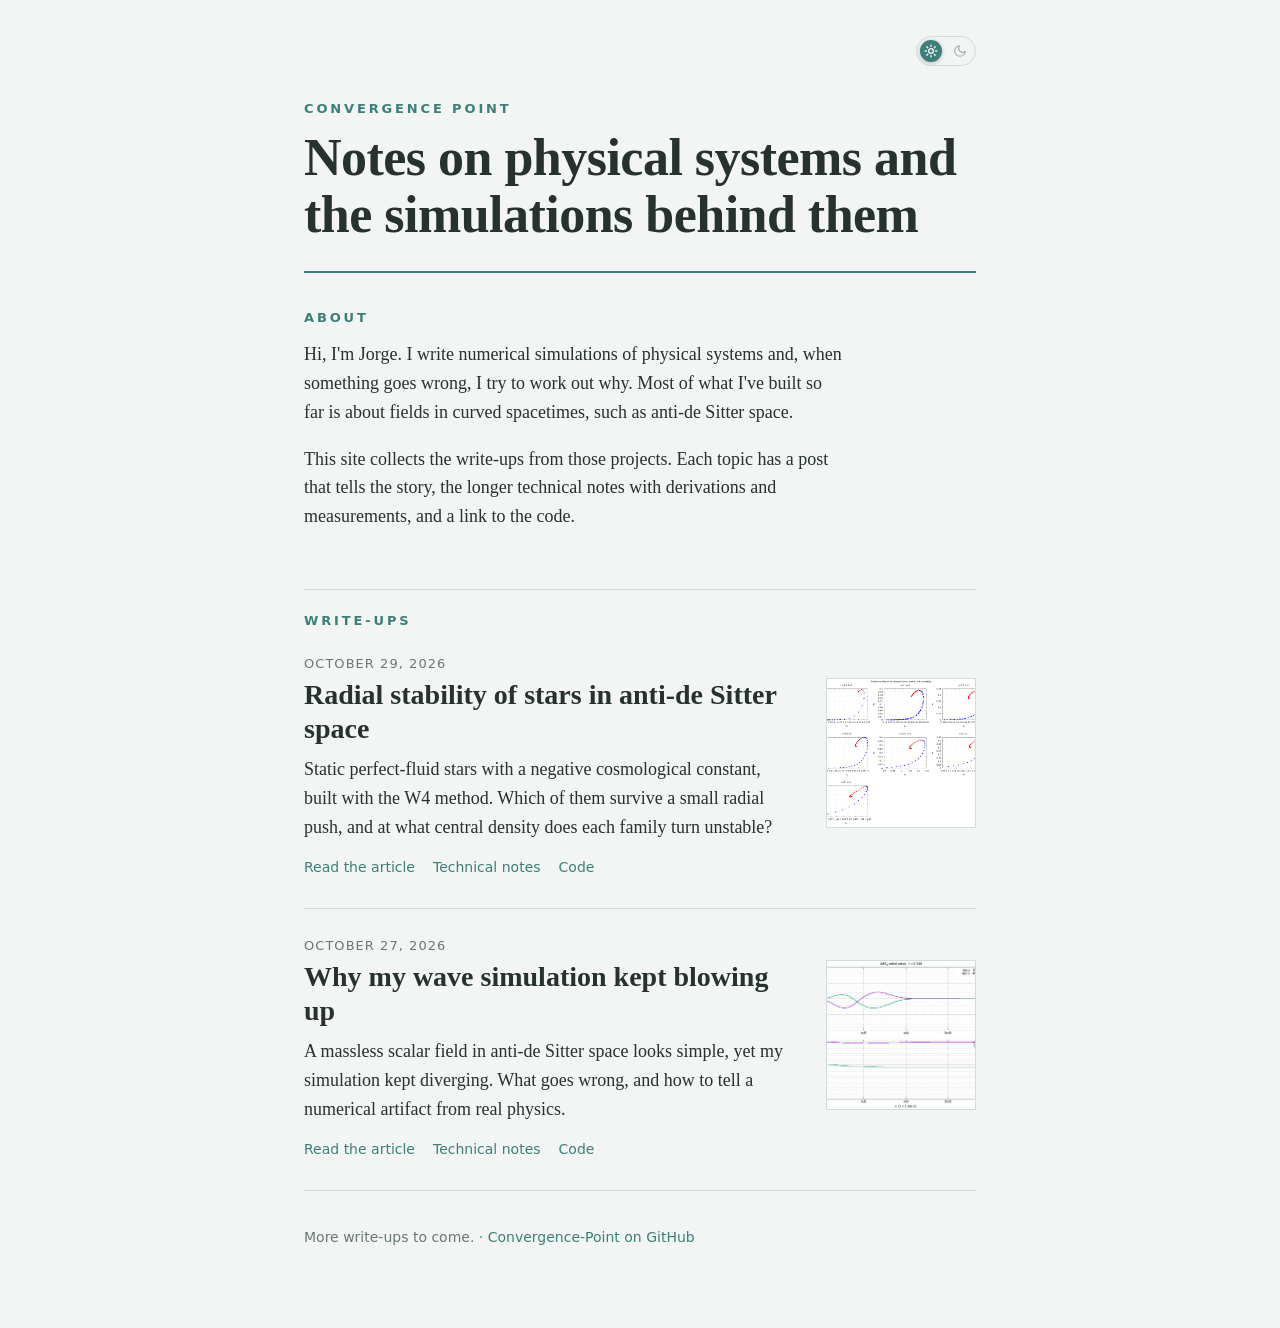
<file: index.html>
<!DOCTYPE html>
<html lang="en">
<head>
<meta charset="utf-8">
<meta name="viewport" content="width=device-width, initial-scale=1">
<link rel="icon" href="favicon.ico" sizes="48x48">
<link rel="icon" href="favicon.svg" type="image/svg+xml">
<link rel="apple-touch-icon" href="apple-touch-icon.png">
<title>Convergence Point</title>
<meta name="description" content="Notes and write-ups on physical systems and the simulations behind them.">
<link rel="stylesheet" href="theme.css">
<script src="theme.js"></script>
<style>
  :root {
    --bg: #f2f5f4;
    --text: #27312f;
    --muted: #6a7875;
    --rule: #d3dcd9;
    --accent: #3d7f78;
    --serif: "Iowan Old Style", "Palatino Linotype", Palatino, Georgia, "Times New Roman", serif;
    --sans: system-ui, -apple-system, "Segoe UI", Roboto, Arial, sans-serif;
  }
  :root { color-scheme: light; }
  /* "Auto" follows the system; an explicit choice sets data-theme on <html>. */
  @media (prefers-color-scheme: dark) {
    :root:not([data-theme="light"]) { color-scheme: dark; --bg: #151c1c; --text: #e3eae8; --muted: #8fa09c; --rule: #2a3634; --accent: #7fc0b6; }
  }
  :root[data-theme="dark"] { color-scheme: dark; --bg: #151c1c; --text: #e3eae8; --muted: #8fa09c; --rule: #2a3634; --accent: #7fc0b6; }
  :root[data-theme="light"] { color-scheme: light; }
  body, header, .entry, footer, .entry img { transition: background-color .3s ease, color .3s ease, border-color .3s ease; }
  * { box-sizing: border-box; }
  html { background: var(--bg); }
  body { margin: 0; font: 18px/1.6 var(--serif); color: var(--text); background: var(--bg); }
  a { color: inherit; }
  a:focus-visible { outline: 2px solid var(--accent); outline-offset: 3px; }

  .page { max-width: 720px; margin: 0 auto; padding: 56px 24px 80px; }

  .theme { display: flex; justify-content: flex-end; margin: -20px 0 28px; }

  header { border-bottom: 2px solid var(--accent); padding-bottom: 18px; margin-bottom: 8px; }
  .site { font: 700 13px/1 var(--sans); letter-spacing: .22em; text-transform: uppercase; color: var(--accent); margin: 0 0 14px; }
  h1 { font-size: clamp(34px, 7vw, 52px); line-height: 1.1; margin: 0 0 10px; font-weight: 700; letter-spacing: -.01em; }
  .tagline { margin: 0; color: var(--muted); font-style: italic; font-size: 20px; }

  .label { font: 700 13px/1 var(--sans); letter-spacing: .22em; text-transform: uppercase; color: var(--accent); margin: 0 0 16px; }
  .about { padding: 30px 0 10px; }
  .about p { margin: 0 0 1em; max-width: 60ch; }
  main > .label { margin-top: 30px; padding-top: 24px; border-top: 1px solid var(--rule); margin-bottom: 0; }

  .entry { display: grid; grid-template-columns: 1fr 150px; gap: 8px 28px; padding: 30px 0; border-bottom: 1px solid var(--rule); }
  .entry time { grid-column: 1 / -1; font: 13px/1 var(--sans); letter-spacing: .08em; text-transform: uppercase; color: var(--muted); }
  .entry h3 { margin: 0 0 .35em; font-size: 28px; line-height: 1.2; font-weight: 700; }
  .entry h3 a { text-decoration: none; background: linear-gradient(var(--accent), var(--accent)) 0 100% / 0 2px no-repeat;
    transition: background-size .3s ease; }
  .entry h3 a:hover { background-size: 100% 2px; }
  .entry p { margin: 0 0 .9em; color: var(--text); }
  .meta { font: 14px/1.4 var(--sans); color: var(--muted); display: flex; flex-wrap: wrap; gap: 6px 18px; }
  .meta a { color: var(--accent); text-decoration: none; border-bottom: 1px solid transparent; }
  .meta a:hover { border-bottom-color: currentColor; }
  .entry img { width: 150px; height: 150px; object-fit: cover; display: block; border: 1px solid var(--rule); background: #000; align-self: start; }

  footer { margin-top: 36px; font: 14px/1.5 var(--sans); color: var(--muted); }
  footer a { color: var(--accent); text-decoration: none; }
  footer a:hover { text-decoration: underline; }

  @media (max-width: 560px) {
    body { font-size: 17px; }
    .page { padding: 36px 18px 60px; }
    .entry { grid-template-columns: 1fr; }
    .entry img { width: 100%; height: 180px; }
    .entry > a { order: -1; }
    .entry time { order: -1; }
  }
  @media (prefers-reduced-motion: reduce) {
    .entry h3 a, body, header, .entry, footer, .entry img, .switch .knob, .switch .knob svg { transition: none; }
  }
</style>
</head>
<body>
<div class="page">

  <div class="theme"><span data-theme-switch></span></div>

  <header>
    <p class="site">Convergence Point</p>
    <h1>Notes on physical systems and the simulations behind them</h1>
  </header>

  <section class="about" aria-labelledby="about-h">
    <h2 class="label" id="about-h">About</h2>
    <p>
      Hi, I'm Jorge. I write numerical simulations of physical systems and,
      when something goes wrong, I try to work out why. Most of what I've
      built so far is about fields in curved spacetimes, such as anti-de Sitter
      space.
    </p>
    <!-- Add more about yourself here: background, current work, how to reach you. -->
    <p>
      This site collects the write-ups from those projects. Each topic has a
      post that tells the story, the longer technical notes with derivations
      and measurements, and a link to the code.
    </p>
  </section>

  <main>
    <h2 class="label">Write-ups</h2>
    <article class="entry">
      <time datetime="2026-10-29">October 29, 2026</time>
      <div>
        <h3><a href="static-ads/index.html">Radial stability of stars in anti-de Sitter space</a></h3>
        <p>
          Static perfect-fluid stars with a negative cosmological constant, built
          with the W4 method. Which of them survive a small radial push, and at
          what central density does each family turn unstable?
        </p>
        <div class="meta">
          <a href="static-ads/index.html">Read the article</a>
          <a href="static-ads/derivation.html">Technical notes</a>
          <a href="https://github.com/Convergence-Point/static_fluid_backreaction_ads4">Code</a>
        </div>
      </div>
      <a href="static-ads/index.html" tabindex="-1" aria-hidden="true">
        <img src="static-ads/img/stability_all.png" alt="" width="1350" height="1140">
      </a>
    </article>

    <article class="entry">
      <time datetime="2026-10-27">October 27, 2026</time>
      <div>
        <h3><a href="wave-simulation/index.html">Why my wave simulation kept blowing up</a></h3>
        <p>
          A massless scalar field in anti-de Sitter space looks simple, yet my
          simulation kept diverging. What goes wrong, and how to tell a numerical
          artifact from real physics.
        </p>
        <div class="meta">
          <a href="wave-simulation/index.html">Read the article</a>
          <a href="wave-simulation/wave_notes.html">Technical notes</a>
          <a href="https://github.com/Convergence-Point/scalar-field-backreaction-ads4">Code</a>
        </div>
      </div>
      <a href="wave-simulation/index.html" tabindex="-1" aria-hidden="true">
        <img src="wave-simulation/img/wave.gif" alt="" width="800" height="622">
      </a>
    </article>
  </main>

  <footer>
    More write-ups to come. &middot; <a href="https://github.com/Convergence-Point">Convergence-Point on GitHub</a>
  </footer>

</div>
</body>
</html>
</file>
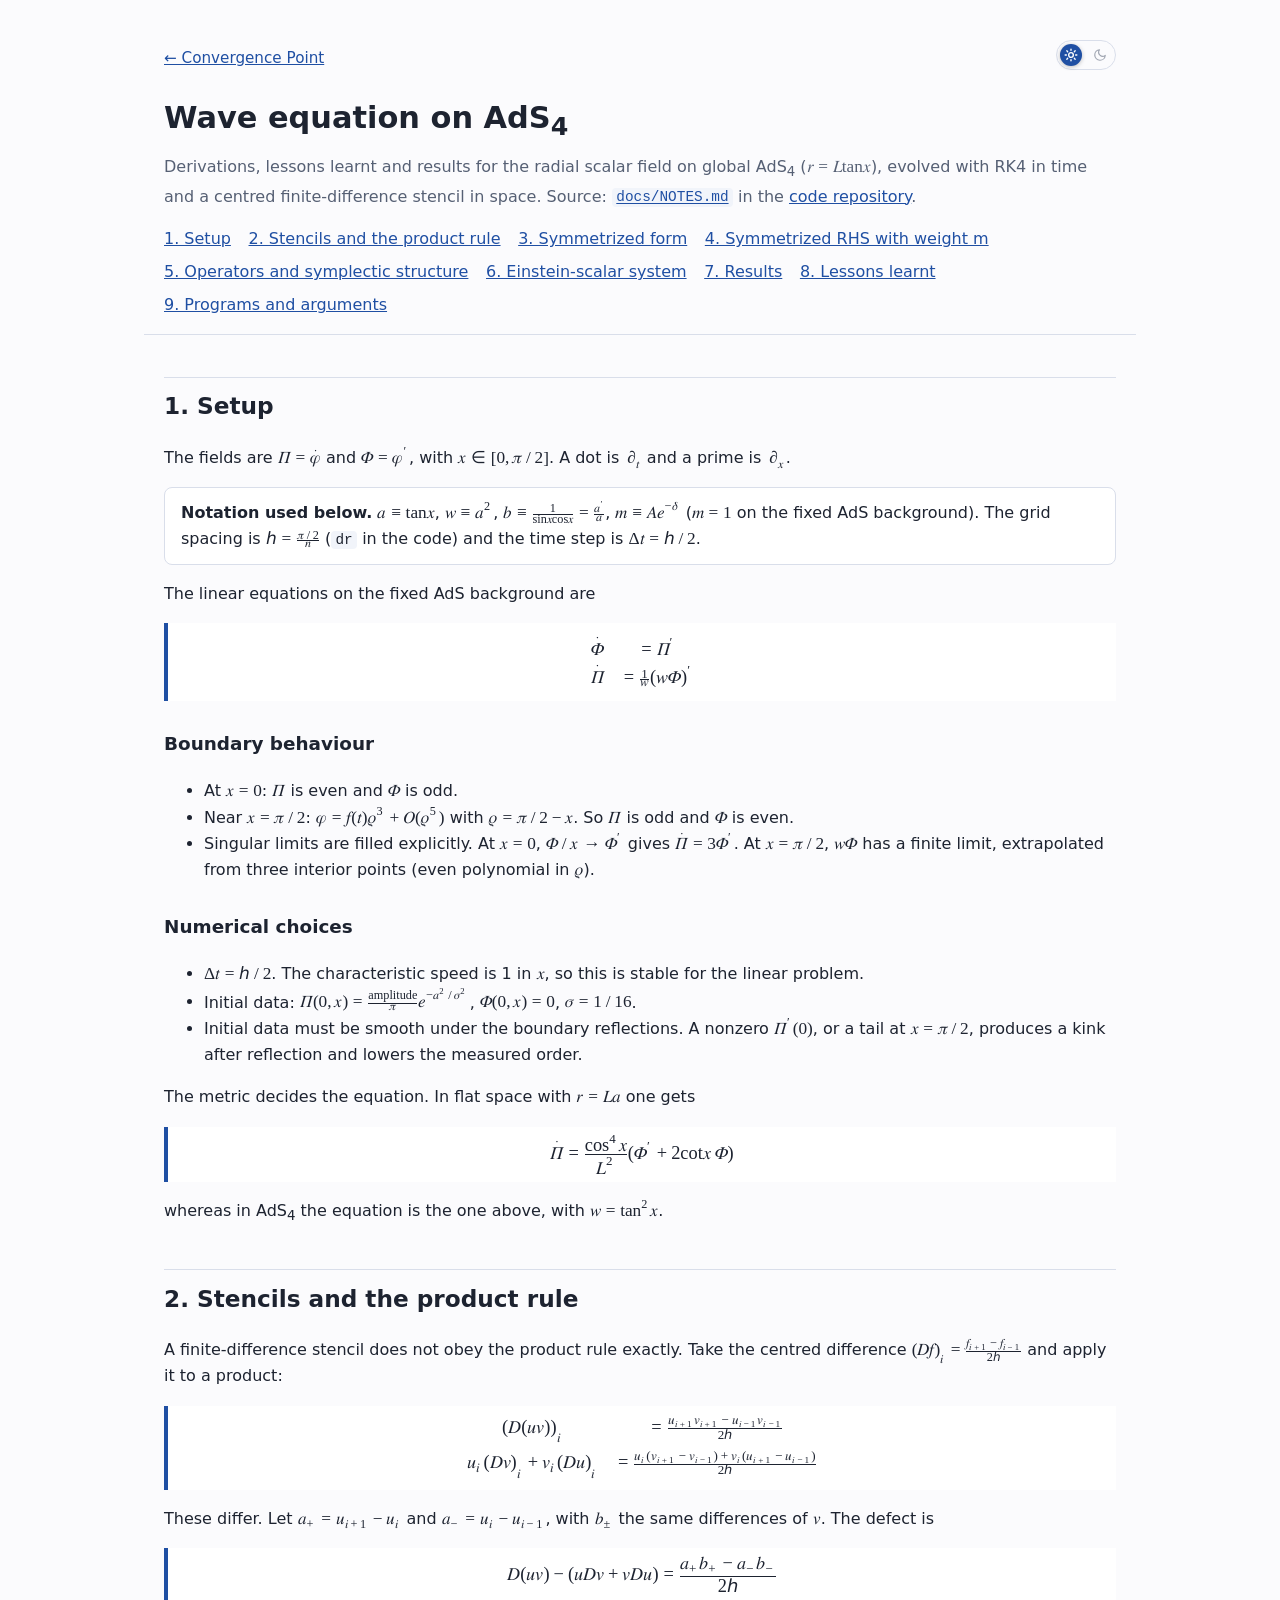
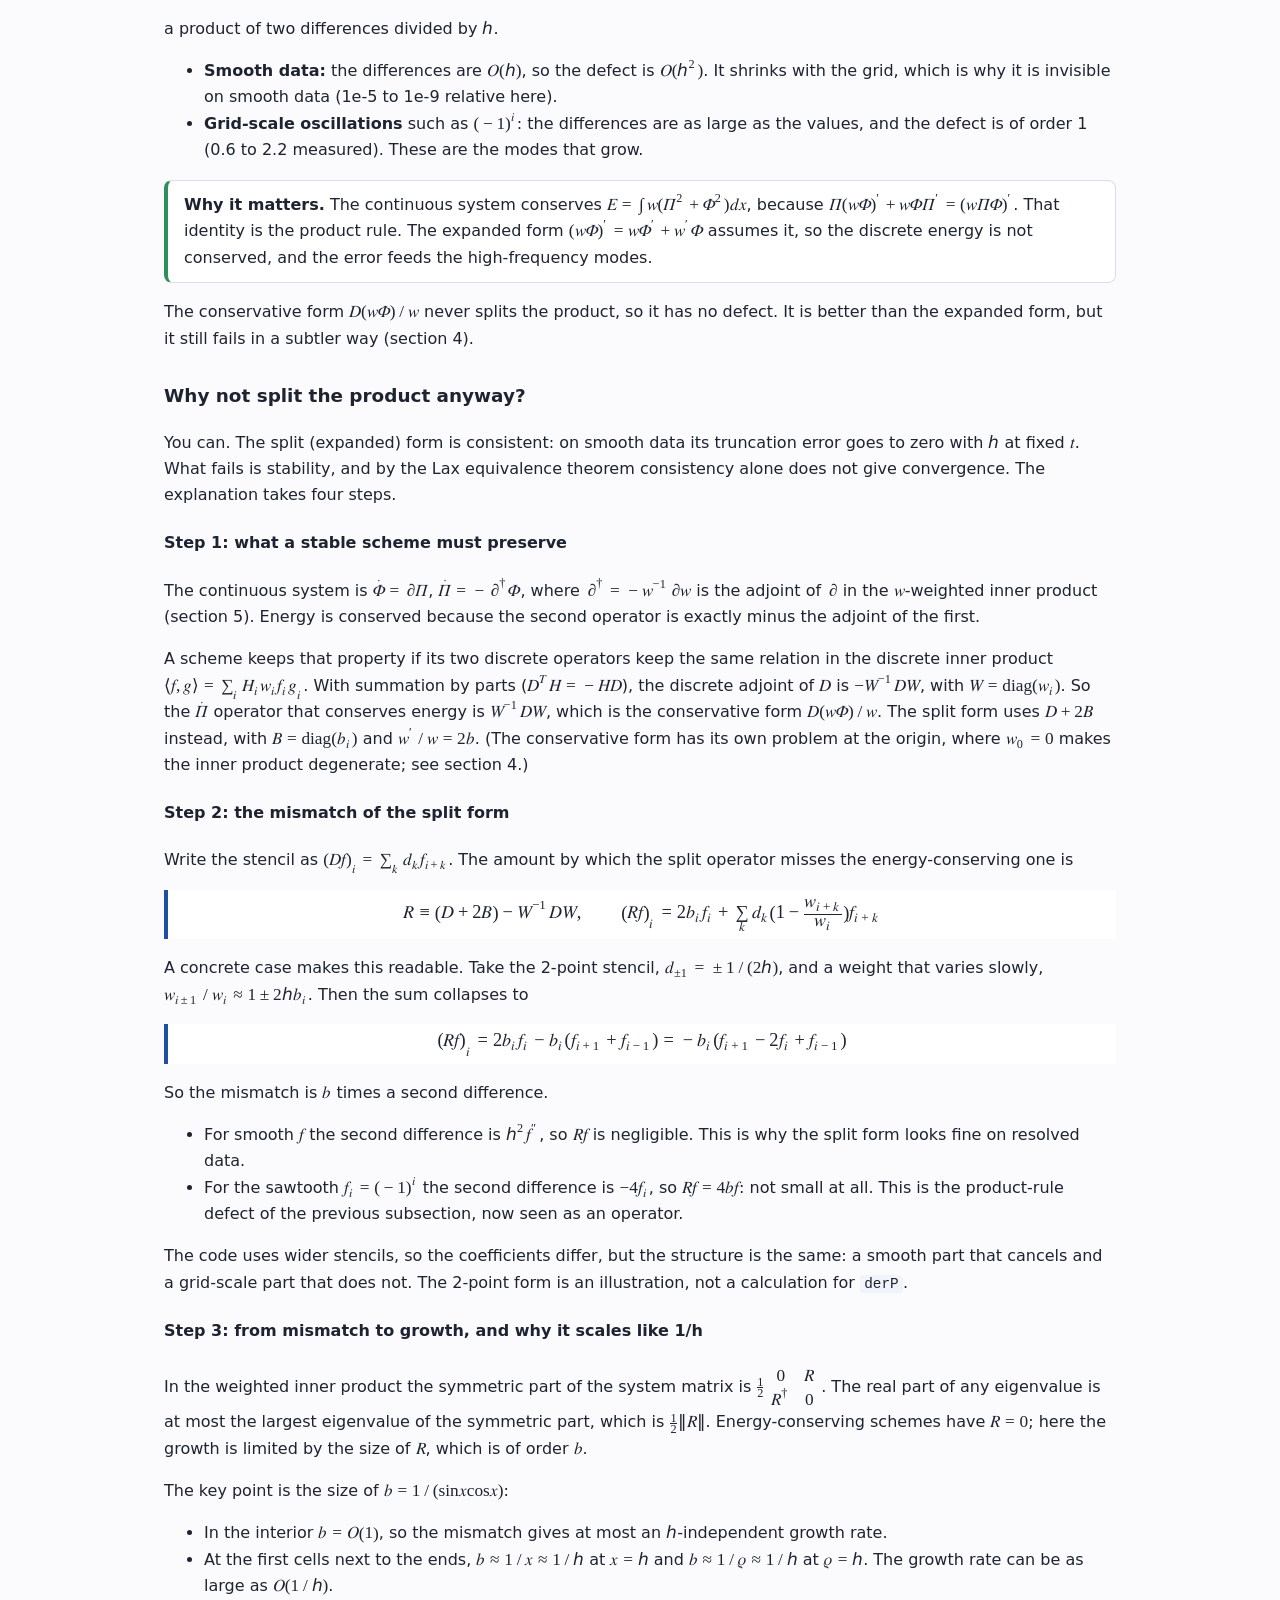
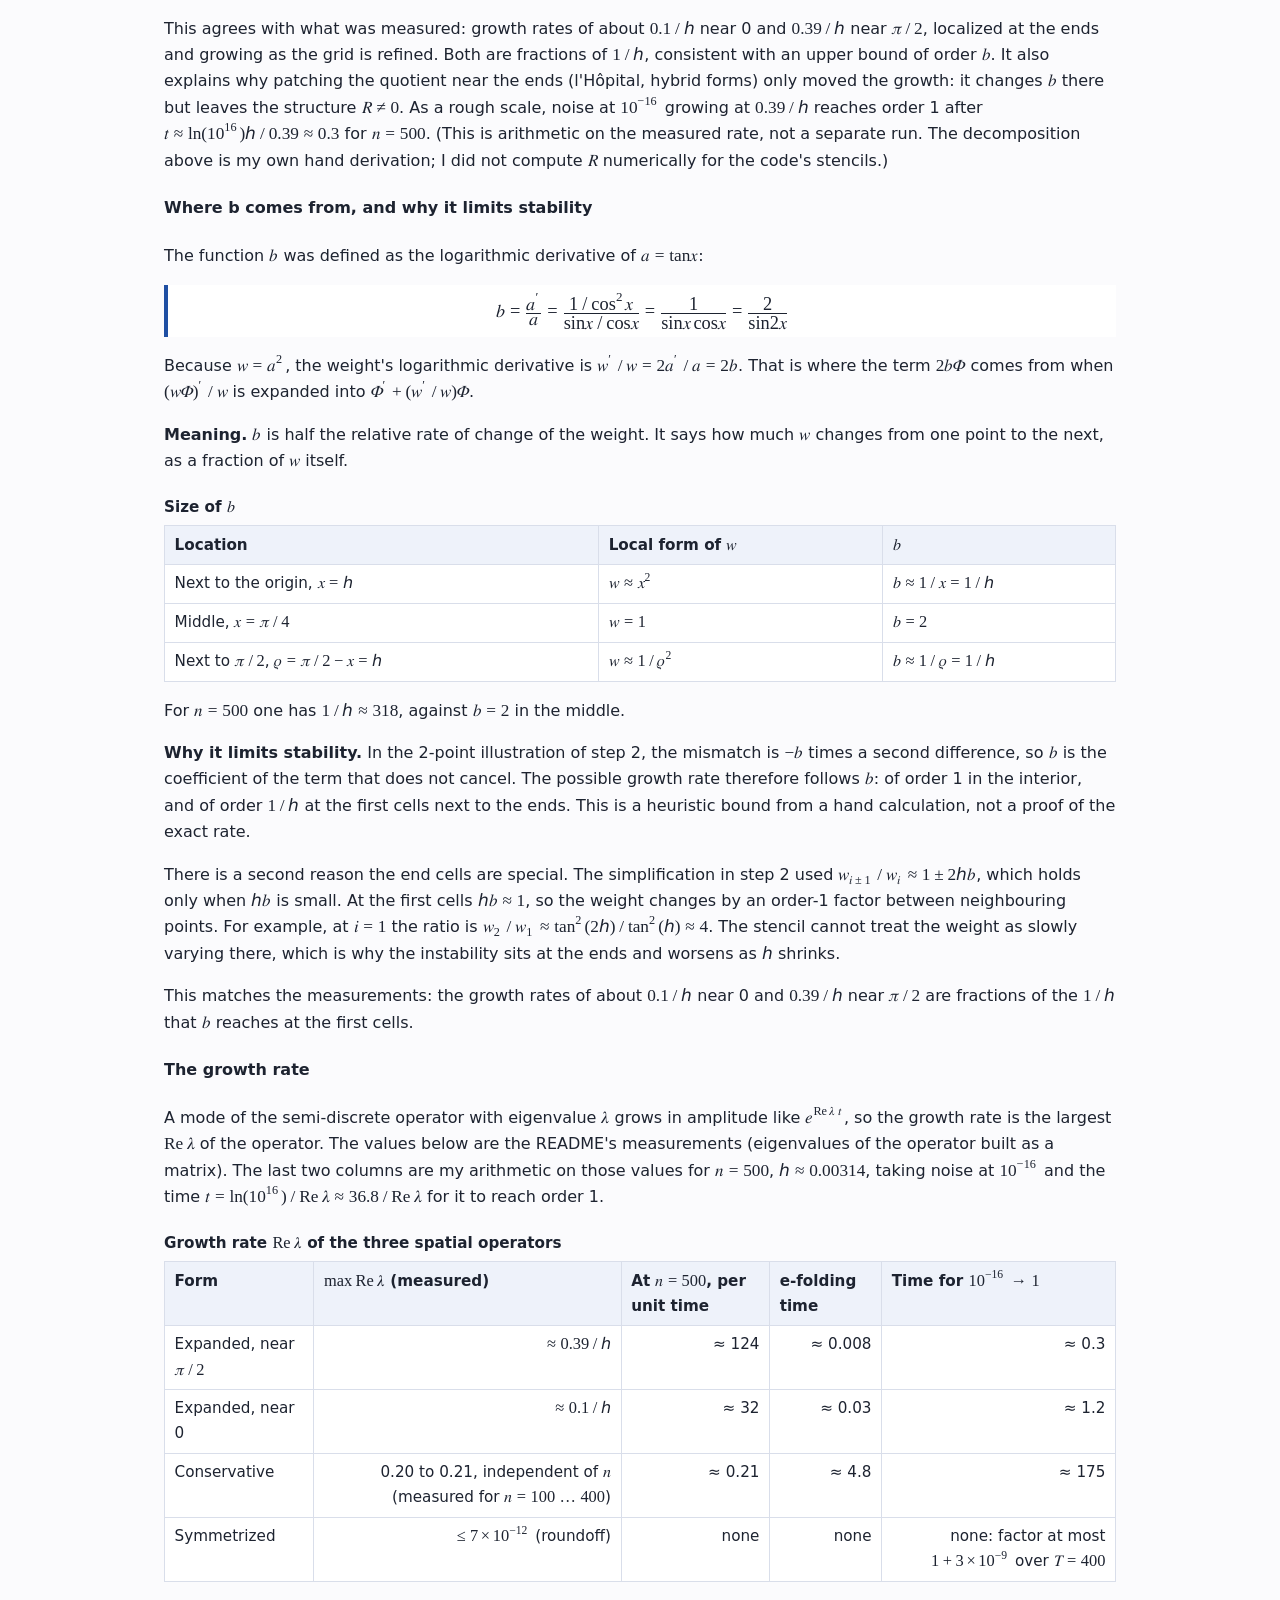
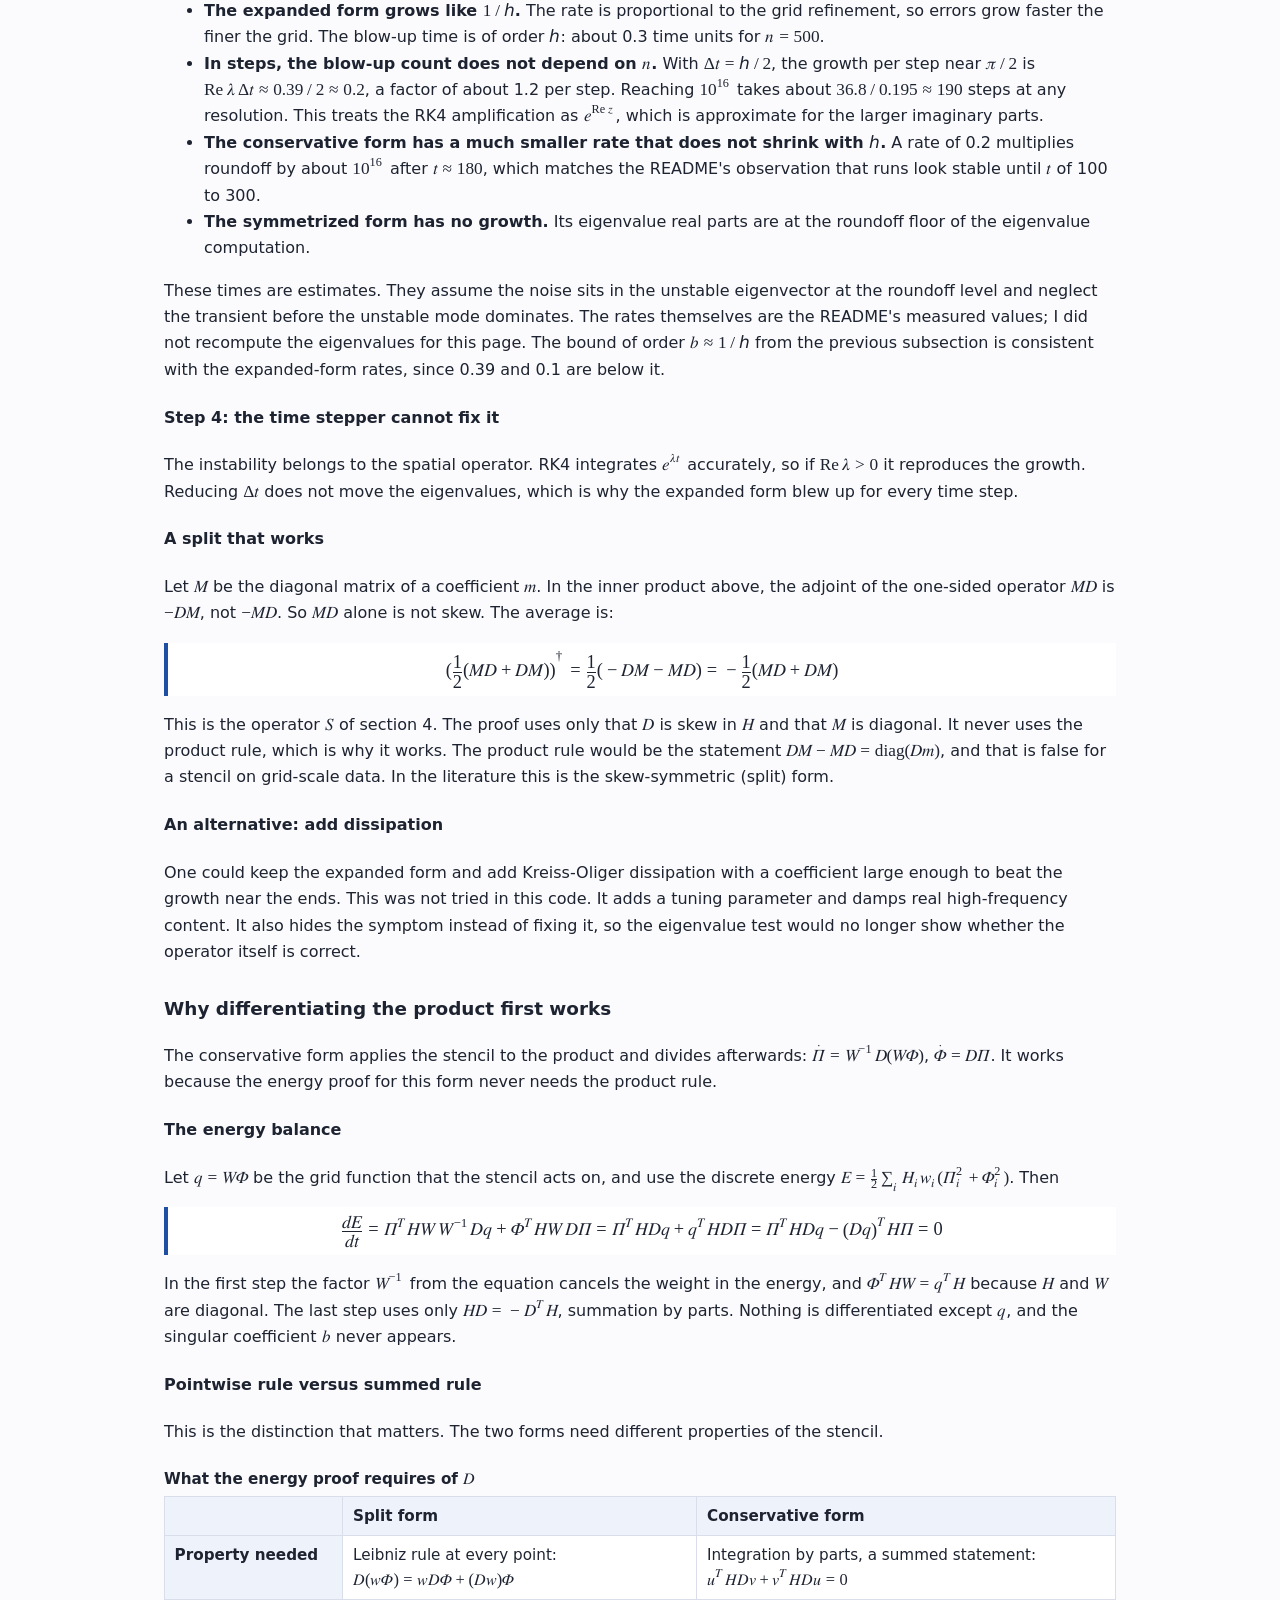
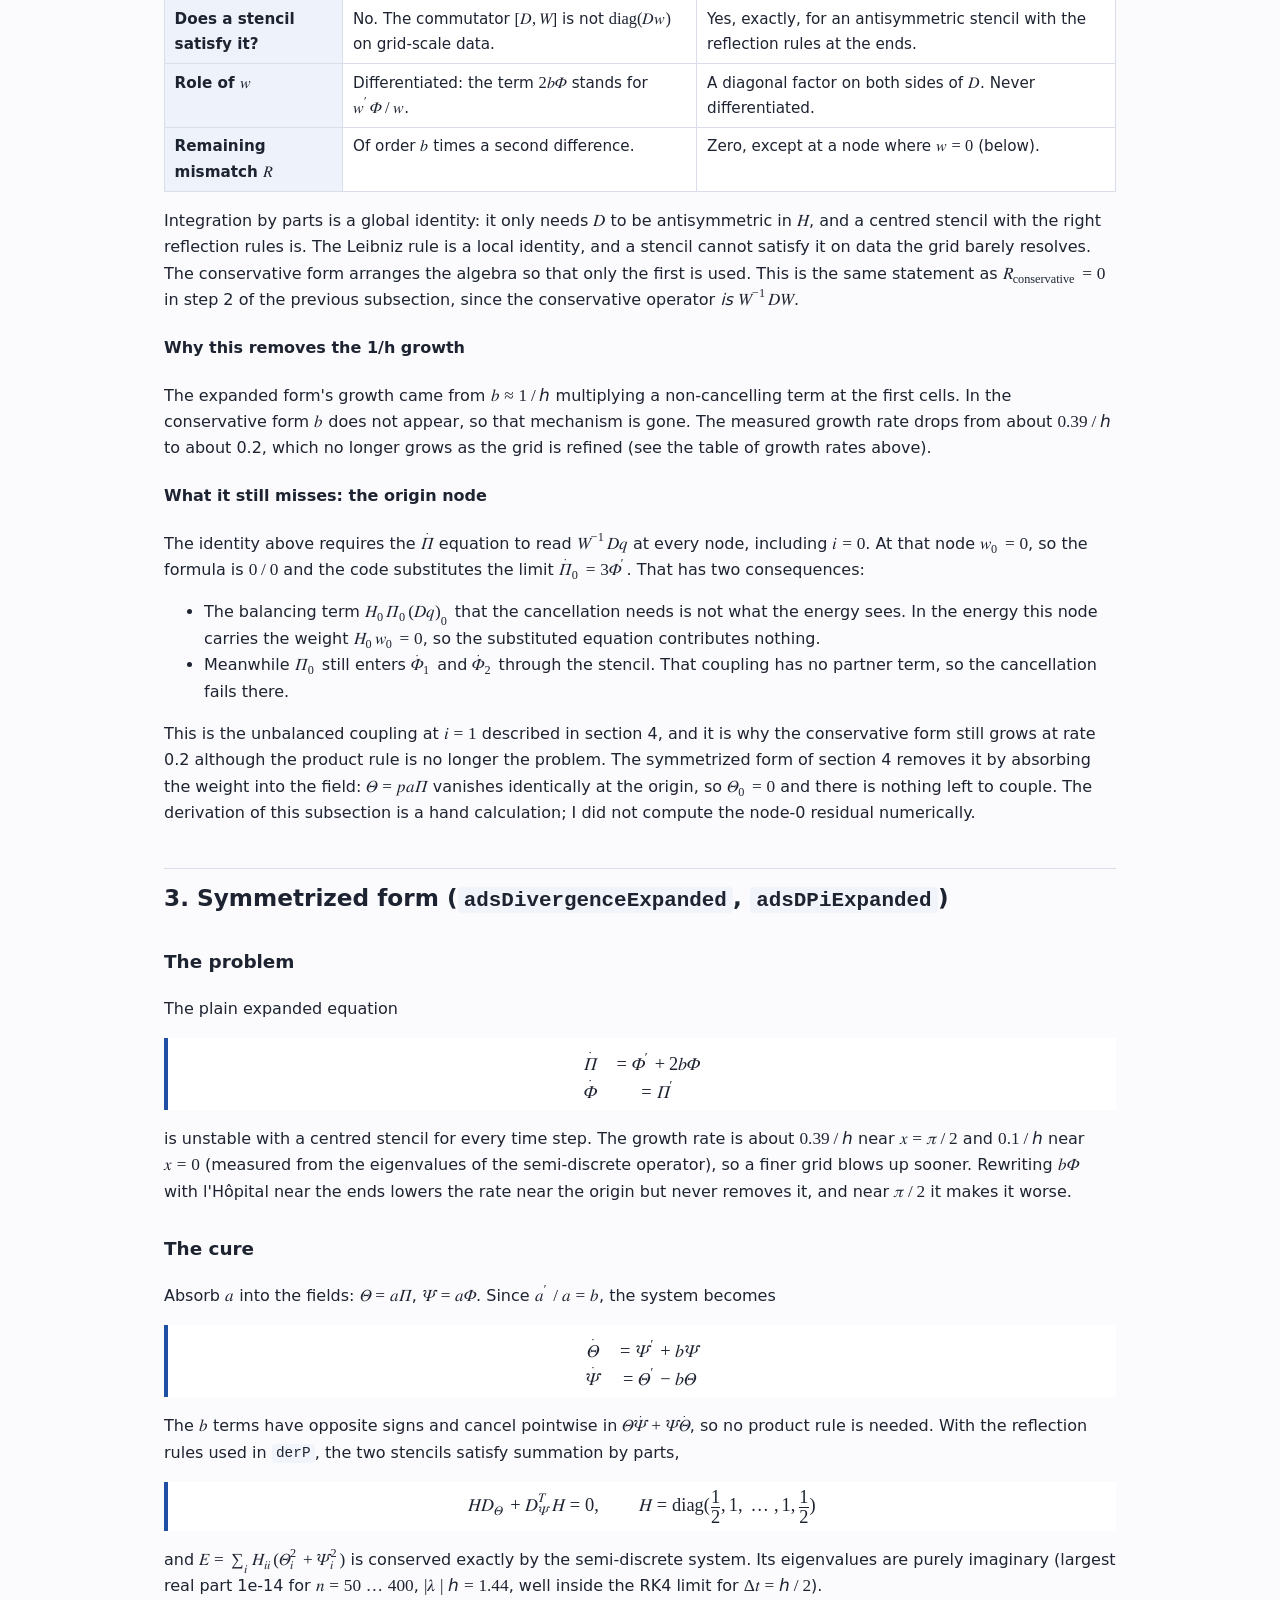
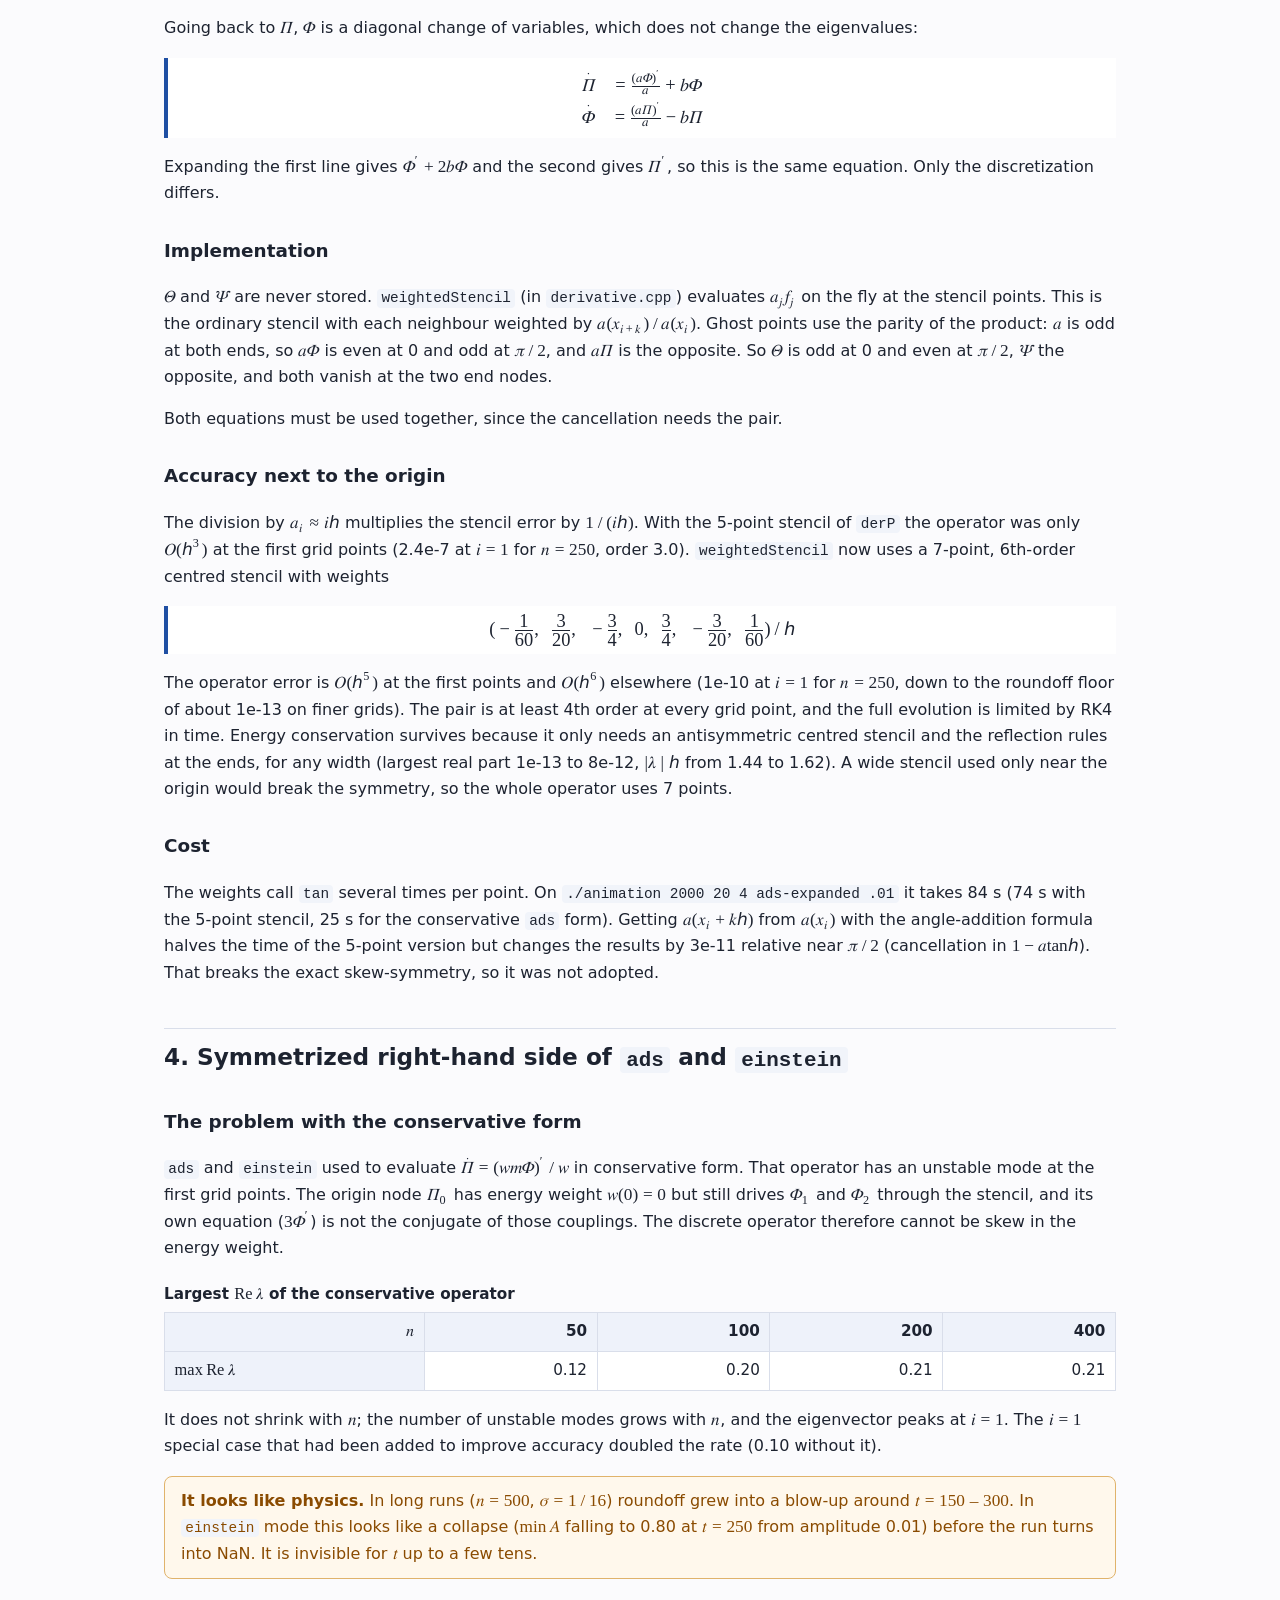
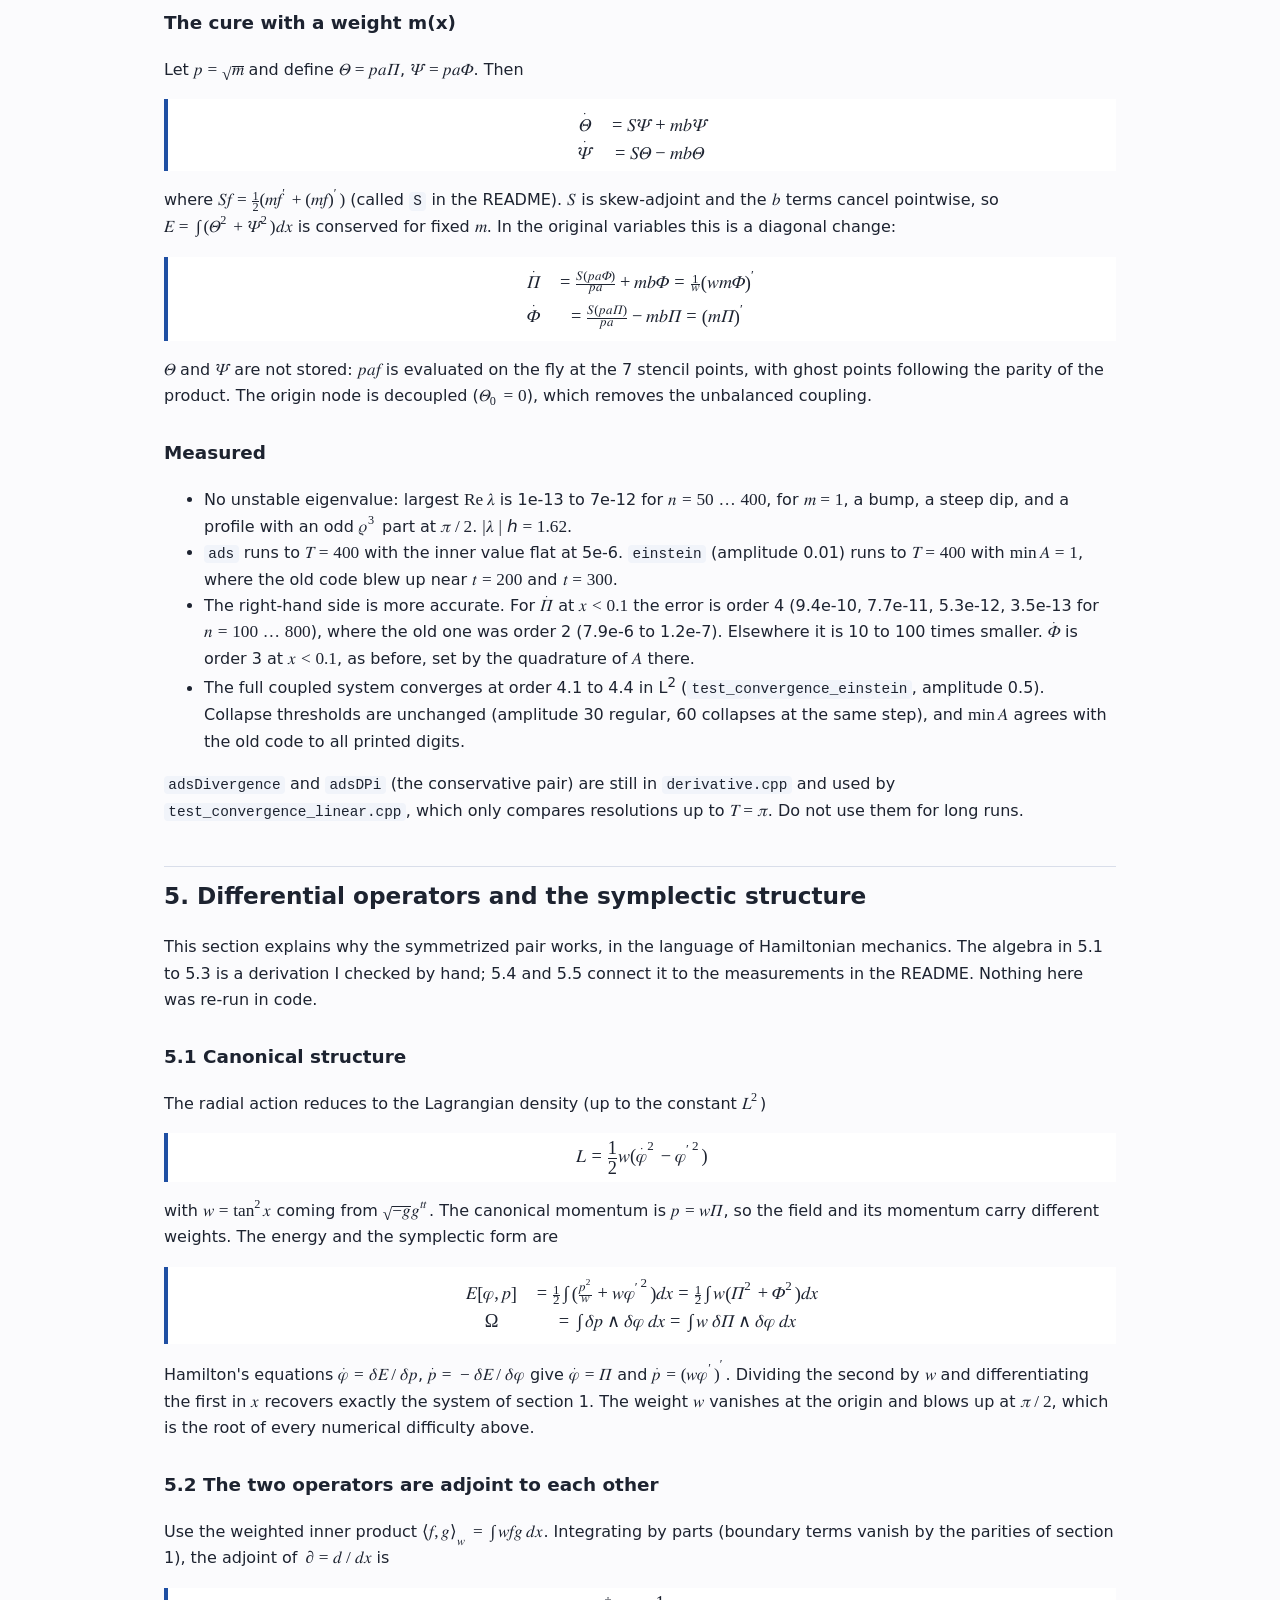
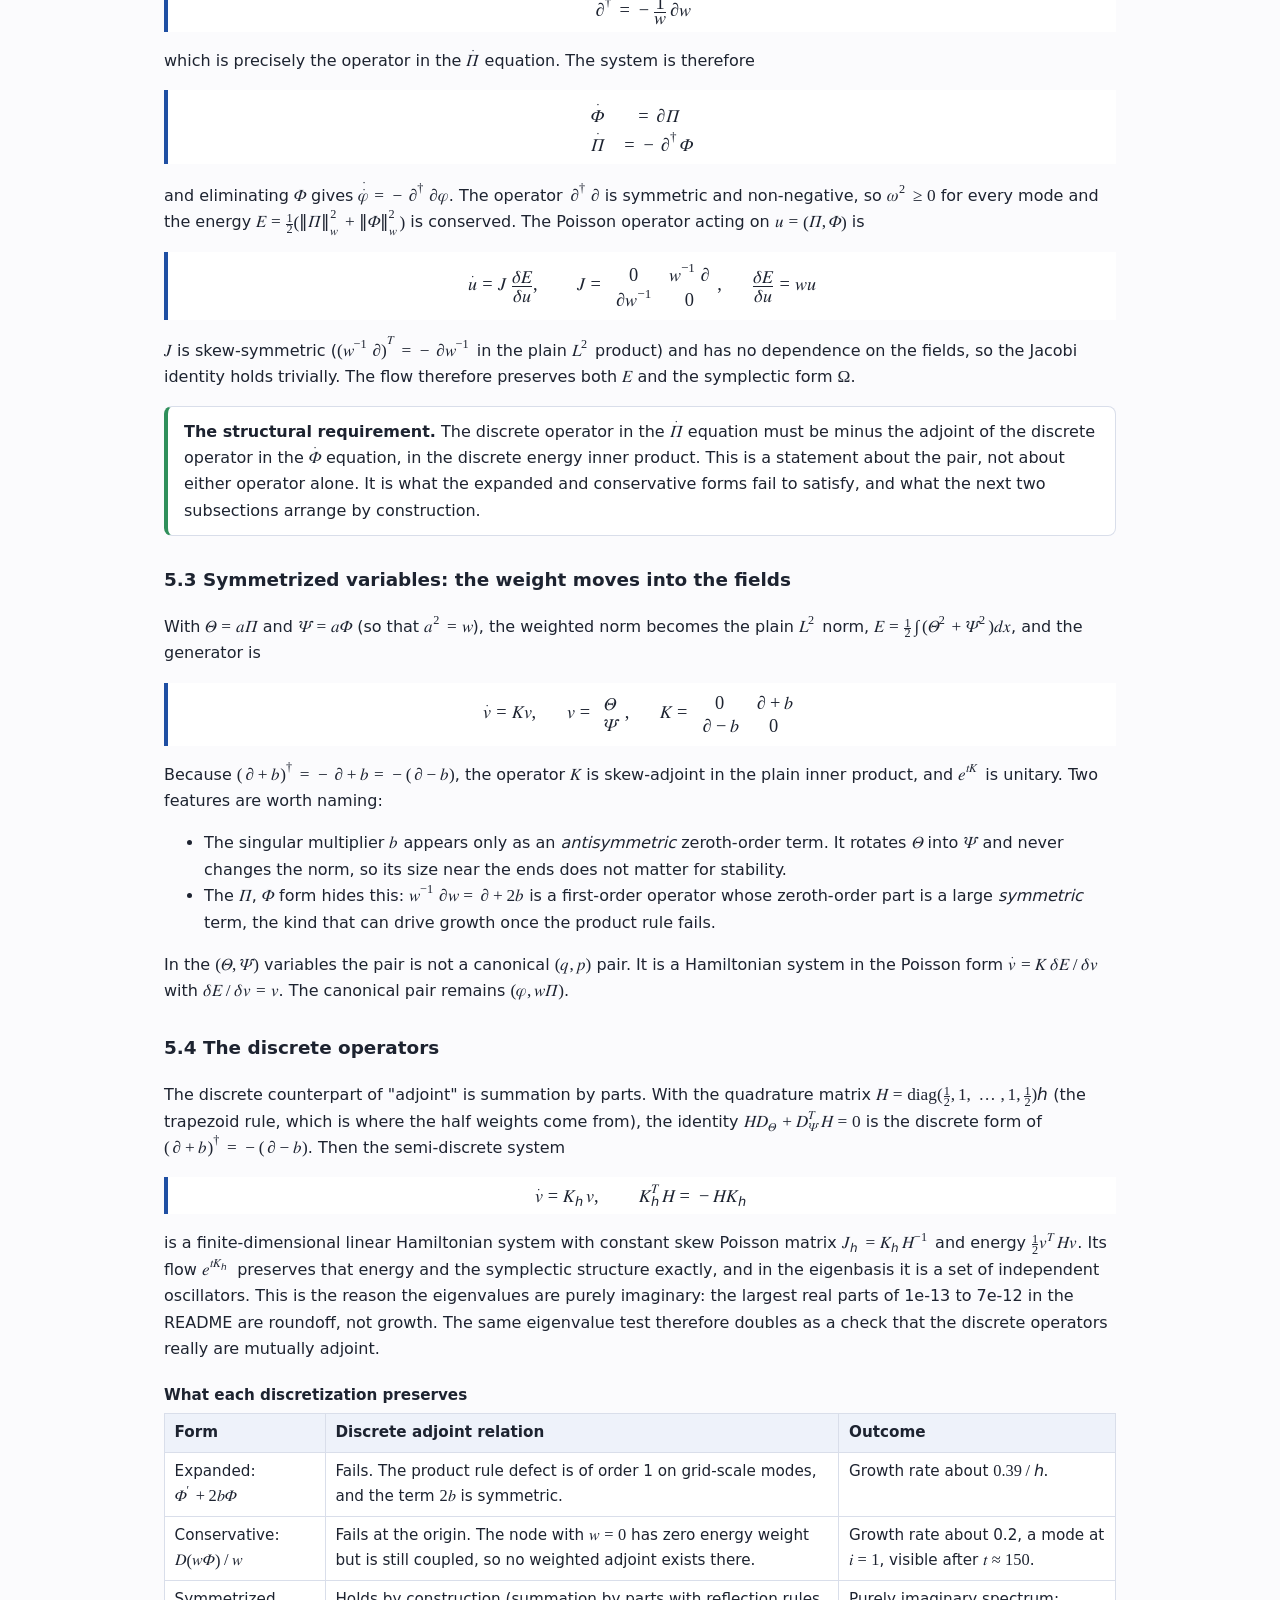
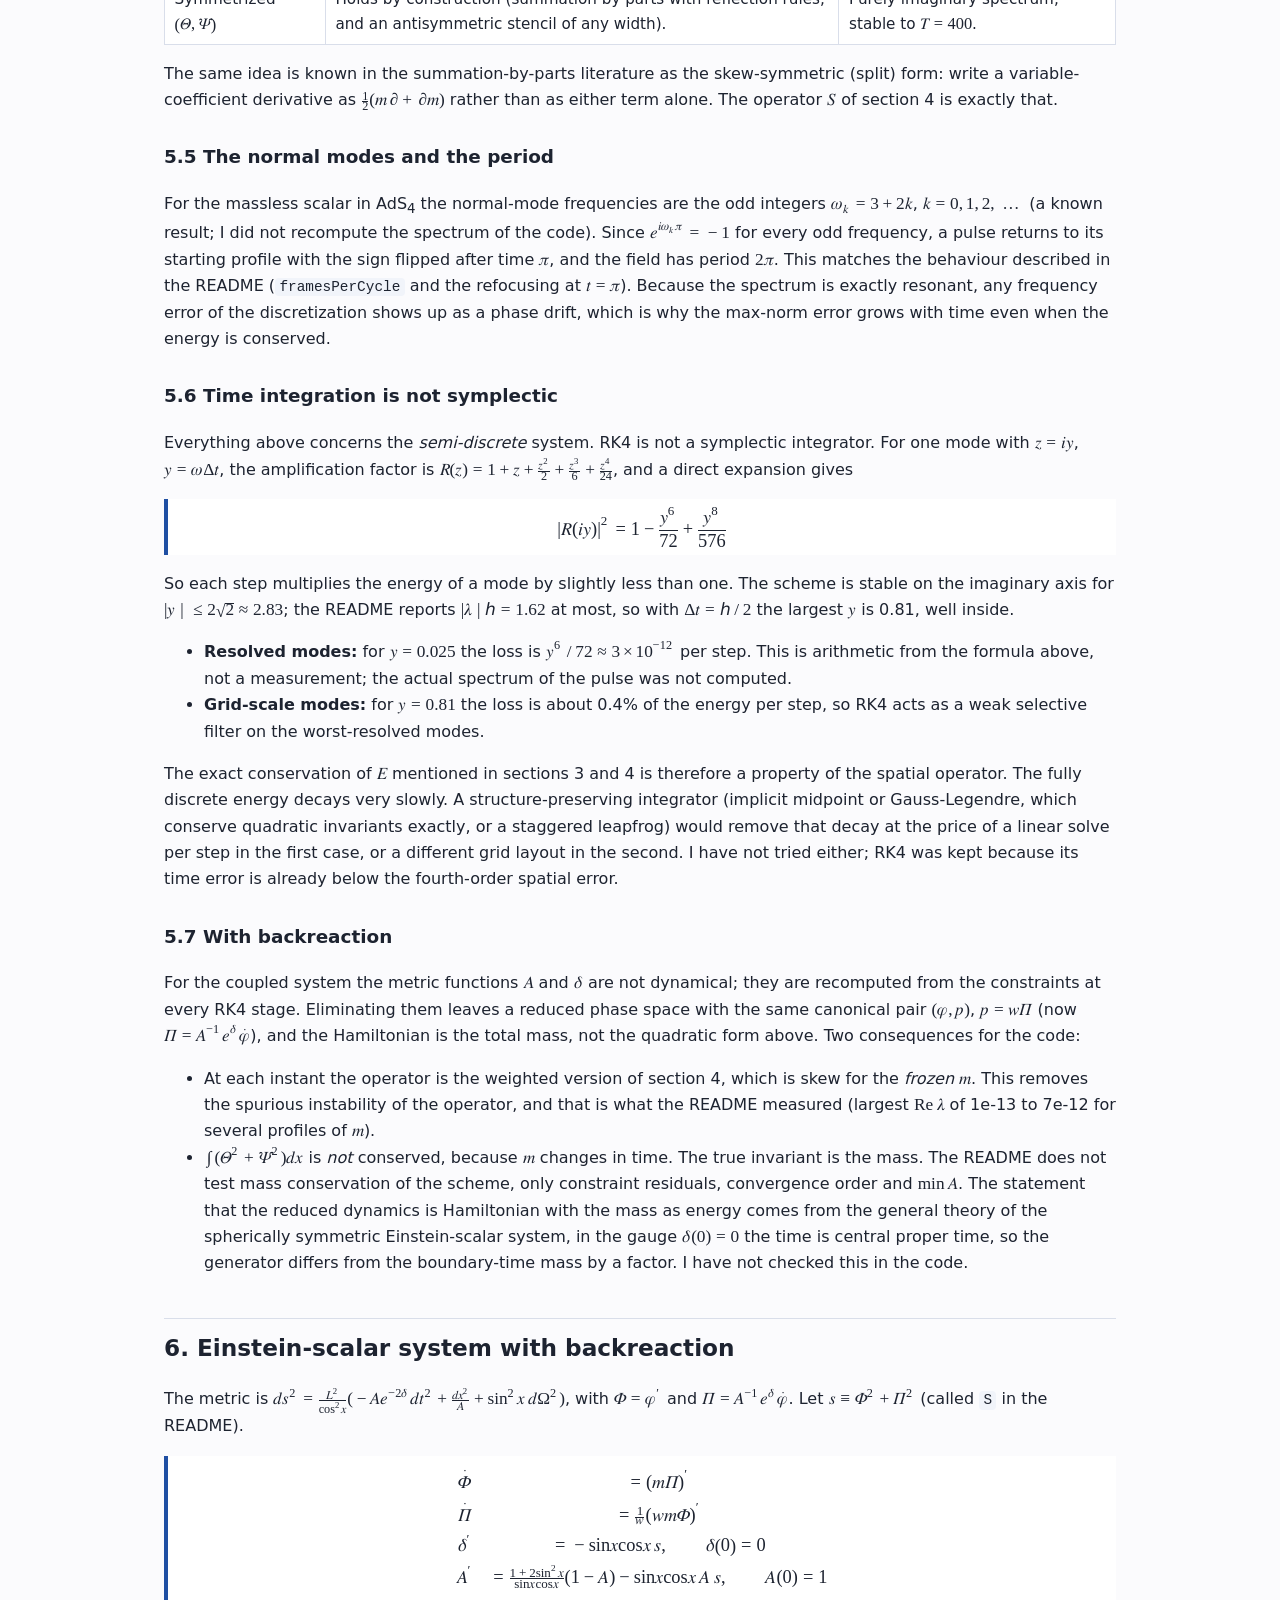
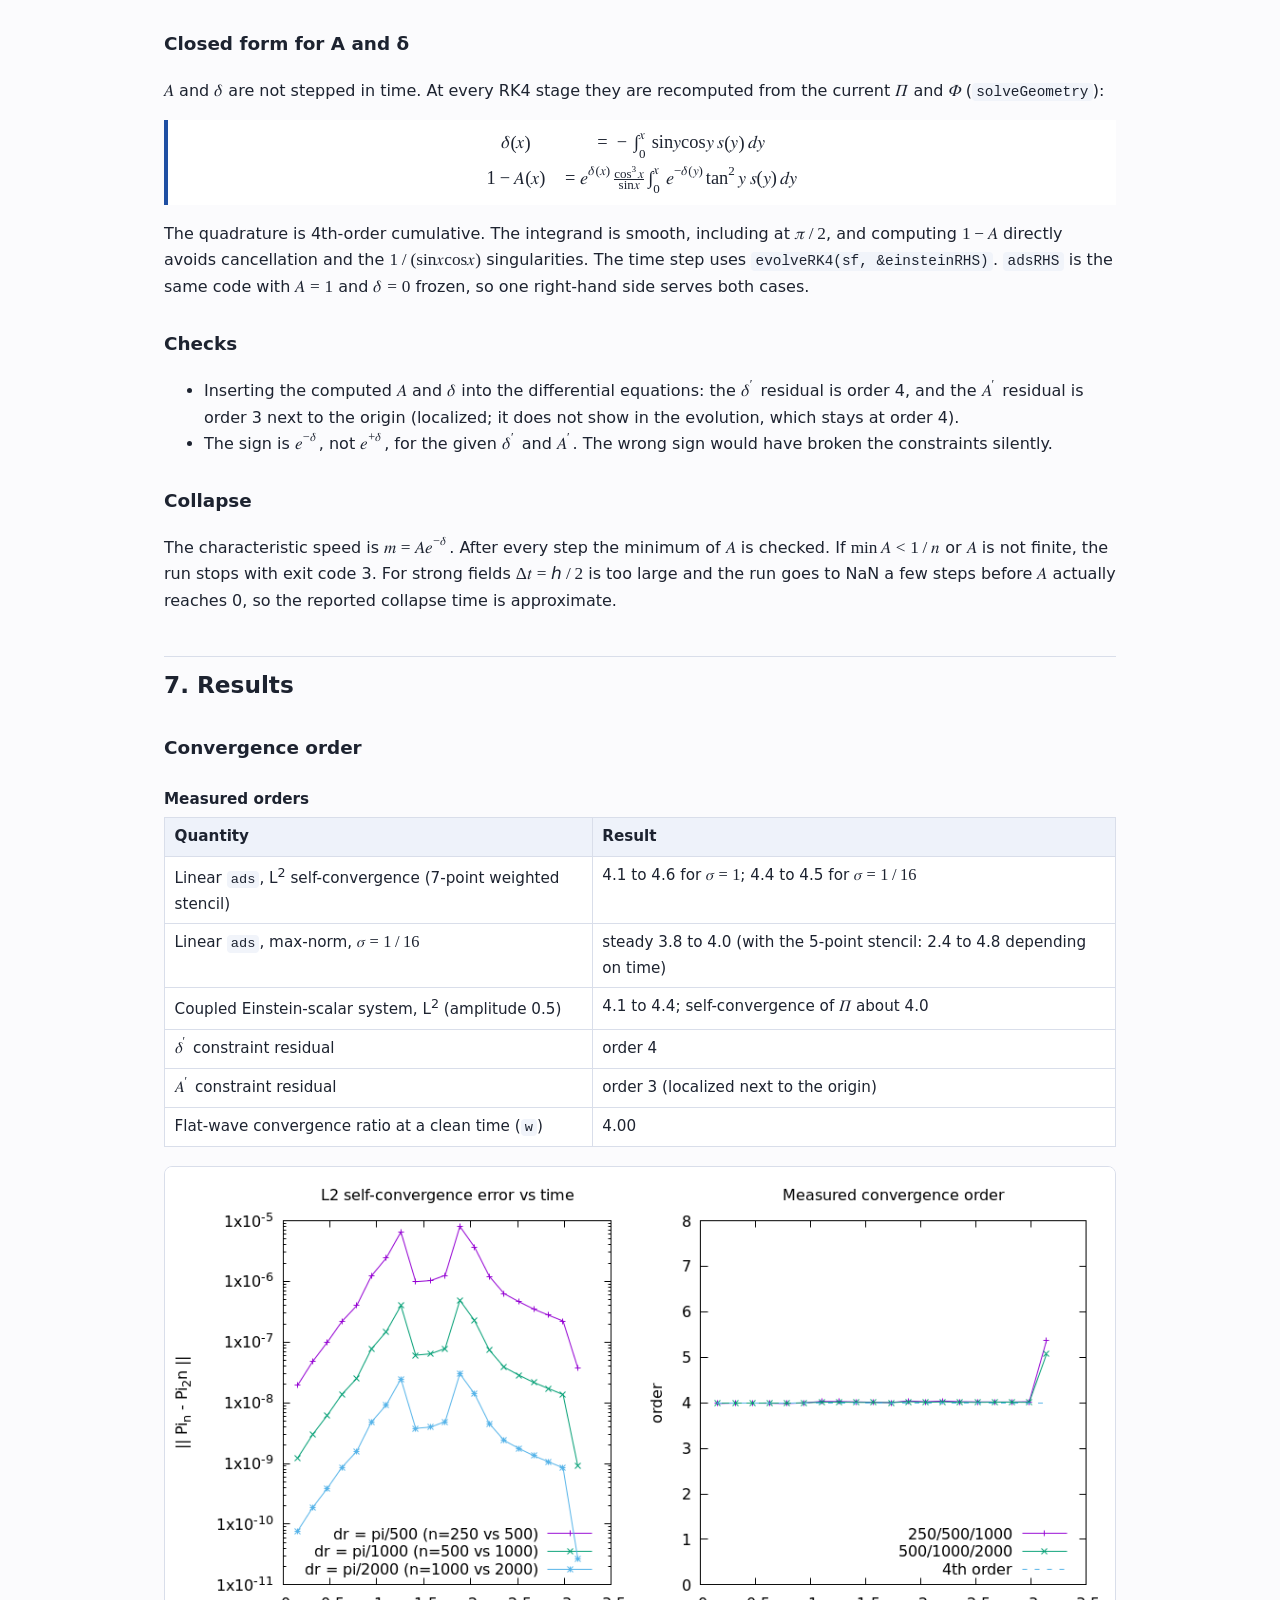
<file: wave-simulation/wave_notes.html>
<!DOCTYPE html>
<html lang="en">
<head>
<meta charset="utf-8">
<meta name="viewport" content="width=device-width, initial-scale=1">
<link rel="icon" href="../favicon.ico" sizes="48x48">
<link rel="icon" href="../favicon.svg" type="image/svg+xml">
<link rel="apple-touch-icon" href="../apple-touch-icon.png">
<title>Wave equation on AdS4: derivations, lessons and results</title>
<link rel="stylesheet" href="../theme.css">
<script src="../theme.js"></script>
<style>
  :root { color-scheme: light; --fg:#1d2330; --muted:#566074; --bg:#fbfbfd; --card:#ffffff; --line:#d9deea; --accent:#1f4fa3; --code:#f1f4fa; --warn:#8a4b00;
          --warn-bg:#fff8ec; --warn-line:#e0b36b; --th:#eef2fa; --fig-bg:#fff; --on-accent:#fff; --sw-border:var(--line); }
  /* theme.js sets data-theme on <html>; the choice is shared with the other pages */
  :root[data-theme="dark"] { color-scheme: dark; --fg:#e2e7f1; --muted:#9aa5ba; --bg:#12151d; --card:#1a1e29; --line:#2c3344; --accent:#8ab4ff; --code:#1f2431; --warn:#f0c27a;
          --warn-bg:#2a2214; --warn-line:#6d5326; --th:#232938; --fig-bg:#e8ecf4; --on-accent:#12151d; }
  * { box-sizing: border-box; }
  body { margin:0; font:16px/1.65 system-ui, -apple-system, "Segoe UI", Roboto, sans-serif; color:var(--fg); background:var(--bg); }
  header, main, footer { max-width: 62rem; margin: 0 auto; padding: 0 1.25rem; }
  header { padding-top: 2.5rem; padding-bottom: 1rem; border-bottom: 1px solid var(--line); }
  .topline { display: flex; justify-content: space-between; align-items: center; margin-bottom: 1rem; font-size: .95rem; }
  h1 { font-size: 1.9rem; margin: 0 0 .4rem; }
  h2 { font-size: 1.45rem; margin-top: 2.6rem; padding-top: .6rem; border-top: 1px solid var(--line); }
  h3 { font-size: 1.15rem; margin-top: 1.8rem; }
  p.lead { color: var(--muted); margin: 0; }
  nav ul { list-style: none; display: flex; flex-wrap: wrap; gap: .4rem 1.1rem; padding: 0; margin: 1rem 0 0; }
  a { color: var(--accent); }
  a:focus-visible, summary:focus-visible { outline: 3px solid #f2a900; outline-offset: 2px; }
  code, pre { font-family: ui-monospace, SFMono-Regular, Menlo, Consolas, monospace; font-size: .9em; }
  code { background: var(--code); padding: .08em .3em; border-radius: 4px; }
  pre { background: var(--code); border: 1px solid var(--line); border-radius: 8px; padding: .8rem 1rem; overflow-x: auto; line-height: 1.5; }
  pre code { background: none; padding: 0; }
  math { font-family: "STIX Two Math", "Latin Modern Math", "Cambria Math", "Noto Sans Math", math; font-size: 1.08em; }
  .eq { background: var(--card); border-left: 4px solid var(--accent); padding: .5rem 1rem; margin: 1rem 0; overflow-x: auto; }
  .eq math { font-size: 1.15em; }
  .note, .why, .warn { background: var(--card); border: 1px solid var(--line); border-radius: 8px; padding: .7rem 1rem; margin: 1rem 0; }
  .warn { border-color: var(--warn-line); background: var(--warn-bg); color: var(--warn); }
  .why { border-left: 4px solid #2f8f5b; }
  table { border-collapse: collapse; width: 100%; margin: 1rem 0; background: var(--card); font-size: .95rem; }
  caption { text-align: left; font-weight: 600; padding: .3rem 0; }
  th, td { border: 1px solid var(--line); padding: .4rem .6rem; text-align: left; vertical-align: top; }
  th { background: var(--th); }
  td.num, th.num { text-align: right; font-variant-numeric: tabular-nums; }
  figure { margin: 1.2rem 0; }
  figure img { max-width: 100%; height: auto; border: 1px solid var(--line); border-radius: 8px; background: var(--fig-bg); }
  figcaption { color: var(--muted); font-size: .9rem; }
  details { background: var(--card); border: 1px solid var(--line); border-radius: 8px; padding: .5rem 1rem; margin: .8rem 0; }
  summary { cursor: pointer; font-weight: 600; }
  footer { padding: 2rem 1.25rem 3rem; color: var(--muted); font-size: .9rem; }
  @media (max-width: 40rem) { h1 { font-size: 1.5rem; } }
</style>
</head>
<body>
<header>
  <div class="topline"><a href="../index.html">&larr; Convergence Point</a><span data-theme-switch></span></div>
  <h1>Wave equation on AdS<sub>4</sub></h1>
  <p class="lead">Derivations, lessons learnt and results for the radial scalar field on global AdS<sub>4</sub> (<math><mi>r</mi><mo>=</mo><mi>L</mi><mi>tan</mi><mo>&#x2061;</mo><mi>x</mi></math>), evolved with RK4 in time and a centred finite-difference stencil in space. Source: <a href="https://github.com/Convergence-Point/scalar-field-backreaction-ads4/blob/main/docs/NOTES.md"><code>docs/NOTES.md</code></a> in the <a href="https://github.com/Convergence-Point/scalar-field-backreaction-ads4">code repository</a>.</p>
  <nav aria-label="Contents">
    <ul>
      <li><a href="#setup">1. Setup</a></li>
      <li><a href="#product-rule">2. Stencils and the product rule</a></li>
      <li><a href="#symmetrized">3. Symmetrized form</a></li>
      <li><a href="#rhs">4. Symmetrized RHS with weight m</a></li>
      <li><a href="#symplectic">5. Operators and symplectic structure</a></li>
      <li><a href="#einstein">6. Einstein-scalar system</a></li>
      <li><a href="#results">7. Results</a></li>
      <li><a href="#lessons">8. Lessons learnt</a></li>
      <li><a href="#usage">9. Programs and arguments</a></li>
    </ul>
  </nav>
</header>

<main>

<section id="setup">
<h2>1. Setup</h2>
<p>The fields are <math><mi>Π</mi><mo>=</mo><mover><mi>φ</mi><mo>˙</mo></mover></math> and <math><mi>Φ</mi><mo>=</mo><msup><mi>φ</mi><mo>′</mo></msup></math>, with <math><mi>x</mi><mo>∈</mo><mo>[</mo><mn>0</mn><mo>,</mo><mi>π</mi><mo>/</mo><mn>2</mn><mo>]</mo></math>. A dot is <math><msub><mo>∂</mo><mi>t</mi></msub></math> and a prime is <math><msub><mo>∂</mo><mi>x</mi></msub></math>.</p>

<div class="note">
<strong>Notation used below.</strong>
<math><mi>a</mi><mo>≡</mo><mi>tan</mi><mo>&#x2061;</mo><mi>x</mi></math>,
<math><mi>w</mi><mo>≡</mo><msup><mi>a</mi><mn>2</mn></msup></math>,
<math><mi>b</mi><mo>≡</mo><mfrac><mn>1</mn><mrow><mi>sin</mi><mo>&#x2061;</mo><mi>x</mi><mi>cos</mi><mo>&#x2061;</mo><mi>x</mi></mrow></mfrac><mo>=</mo><mfrac><msup><mi>a</mi><mo>′</mo></msup><mi>a</mi></mfrac></math>,
<math><mi>m</mi><mo>≡</mo><mi>A</mi><msup><mi>e</mi><mrow><mo>−</mo><mi>δ</mi></mrow></msup></math> (<math><mi>m</mi><mo>=</mo><mn>1</mn></math> on the fixed AdS background).
The grid spacing is <math><mi>h</mi><mo>=</mo><mfrac><mrow><mi>π</mi><mo>/</mo><mn>2</mn></mrow><mi>n</mi></mfrac></math> (<code>dr</code> in the code) and the time step is <math><mi mathvariant="normal">Δ</mi><mi>t</mi><mo>=</mo><mi>h</mi><mo>/</mo><mn>2</mn></math>.
</div>

<p>The linear equations on the fixed AdS background are</p>
<div class="eq"><math display="block">
<mtable columnalign="right left" columnspacing="0.4em">
  <mtr><mtd><mover><mi>Φ</mi><mo>˙</mo></mover></mtd><mtd><mo>=</mo><msup><mi>Π</mi><mo>′</mo></msup></mtd></mtr>
  <mtr><mtd><mover><mi>Π</mi><mo>˙</mo></mover></mtd><mtd><mo>=</mo><mfrac><mn>1</mn><mi>w</mi></mfrac><msup><mrow><mo>(</mo><mi>w</mi><mi>Φ</mi><mo>)</mo></mrow><mo>′</mo></msup></mtd></mtr>
</mtable></math></div>

<h3>Boundary behaviour</h3>
<ul>
  <li>At <math><mi>x</mi><mo>=</mo><mn>0</mn></math>: <math><mi>Π</mi></math> is even and <math><mi>Φ</mi></math> is odd.</li>
  <li>Near <math><mi>x</mi><mo>=</mo><mi>π</mi><mo>/</mo><mn>2</mn></math>: <math><mi>φ</mi><mo>=</mo><mi>f</mi><mo>(</mo><mi>t</mi><mo>)</mo><msup><mi>ρ</mi><mn>3</mn></msup><mo>+</mo><mi>O</mi><mo>(</mo><msup><mi>ρ</mi><mn>5</mn></msup><mo>)</mo></math> with <math><mi>ρ</mi><mo>=</mo><mi>π</mi><mo>/</mo><mn>2</mn><mo>−</mo><mi>x</mi></math>. So <math><mi>Π</mi></math> is odd and <math><mi>Φ</mi></math> is even.</li>
  <li>Singular limits are filled explicitly. At <math><mi>x</mi><mo>=</mo><mn>0</mn></math>, <math><mi>Φ</mi><mo>/</mo><mi>x</mi><mo>→</mo><msup><mi>Φ</mi><mo>′</mo></msup></math> gives <math><mover><mi>Π</mi><mo>˙</mo></mover><mo>=</mo><mn>3</mn><msup><mi>Φ</mi><mo>′</mo></msup></math>. At <math><mi>x</mi><mo>=</mo><mi>π</mi><mo>/</mo><mn>2</mn></math>, <math><mi>w</mi><mi>Φ</mi></math> has a finite limit, extrapolated from three interior points (even polynomial in <math><mi>ρ</mi></math>).</li>
</ul>

<h3>Numerical choices</h3>
<ul>
  <li><math><mi mathvariant="normal">Δ</mi><mi>t</mi><mo>=</mo><mi>h</mi><mo>/</mo><mn>2</mn></math>. The characteristic speed is 1 in <math><mi>x</mi></math>, so this is stable for the linear problem.</li>
  <li>Initial data: <math><mi>Π</mi><mo>(</mo><mn>0</mn><mo>,</mo><mi>x</mi><mo>)</mo><mo>=</mo><mfrac><mtext>amplitude</mtext><mi>π</mi></mfrac><msup><mi>e</mi><mrow><mo>−</mo><msup><mi>a</mi><mn>2</mn></msup><mo>/</mo><msup><mi>σ</mi><mn>2</mn></msup></mrow></msup></math>, <math><mi>Φ</mi><mo>(</mo><mn>0</mn><mo>,</mo><mi>x</mi><mo>)</mo><mo>=</mo><mn>0</mn></math>, <math><mi>σ</mi><mo>=</mo><mn>1</mn><mo>/</mo><mn>16</mn></math>.</li>
  <li>Initial data must be smooth under the boundary reflections. A nonzero <math><msup><mi>Π</mi><mo>′</mo></msup><mo>(</mo><mn>0</mn><mo>)</mo></math>, or a tail at <math><mi>x</mi><mo>=</mo><mi>π</mi><mo>/</mo><mn>2</mn></math>, produces a kink after reflection and lowers the measured order.</li>
</ul>
<p>The metric decides the equation. In flat space with <math><mi>r</mi><mo>=</mo><mi>L</mi><mi>a</mi></math> one gets</p>
<div class="eq"><math display="block"><mover><mi>Π</mi><mo>˙</mo></mover><mo>=</mo><mfrac><mrow><msup><mi>cos</mi><mn>4</mn></msup><mo>&#x2061;</mo><mi>x</mi></mrow><msup><mi>L</mi><mn>2</mn></msup></mfrac><mrow><mo>(</mo><msup><mi>Φ</mi><mo>′</mo></msup><mo>+</mo><mn>2</mn><mi>cot</mi><mo>&#x2061;</mo><mi>x</mi><mspace width="0.2em"/><mi>Φ</mi><mo>)</mo></mrow></math></div>
<p>whereas in AdS<sub>4</sub> the equation is the one above, with <math><mi>w</mi><mo>=</mo><msup><mi>tan</mi><mn>2</mn></msup><mi>x</mi></math>.</p>
</section>

<section id="product-rule">
<h2>2. Stencils and the product rule</h2>
<p>A finite-difference stencil does not obey the product rule exactly. Take the centred difference <math><msub><mrow><mo>(</mo><mi>D</mi><mi>f</mi><mo>)</mo></mrow><mi>i</mi></msub><mo>=</mo><mfrac><mrow><msub><mi>f</mi><mrow><mi>i</mi><mo>+</mo><mn>1</mn></mrow></msub><mo>−</mo><msub><mi>f</mi><mrow><mi>i</mi><mo>−</mo><mn>1</mn></mrow></msub></mrow><mrow><mn>2</mn><mi>h</mi></mrow></mfrac></math> and apply it to a product:</p>
<div class="eq"><math display="block">
<mtable columnalign="right left" columnspacing="0.4em">
  <mtr><mtd><msub><mrow><mo>(</mo><mi>D</mi><mo stretchy="false">(</mo><mi>u</mi><mi>v</mi><mo stretchy="false">)</mo><mo>)</mo></mrow><mi>i</mi></msub></mtd>
       <mtd><mo>=</mo><mfrac><mrow><msub><mi>u</mi><mrow><mi>i</mi><mo>+</mo><mn>1</mn></mrow></msub><msub><mi>v</mi><mrow><mi>i</mi><mo>+</mo><mn>1</mn></mrow></msub><mo>−</mo><msub><mi>u</mi><mrow><mi>i</mi><mo>−</mo><mn>1</mn></mrow></msub><msub><mi>v</mi><mrow><mi>i</mi><mo>−</mo><mn>1</mn></mrow></msub></mrow><mrow><mn>2</mn><mi>h</mi></mrow></mfrac></mtd></mtr>
  <mtr><mtd><msub><mi>u</mi><mi>i</mi></msub><msub><mrow><mo>(</mo><mi>D</mi><mi>v</mi><mo>)</mo></mrow><mi>i</mi></msub><mo>+</mo><msub><mi>v</mi><mi>i</mi></msub><msub><mrow><mo>(</mo><mi>D</mi><mi>u</mi><mo>)</mo></mrow><mi>i</mi></msub></mtd>
       <mtd><mo>=</mo><mfrac><mrow><msub><mi>u</mi><mi>i</mi></msub><mo>(</mo><msub><mi>v</mi><mrow><mi>i</mi><mo>+</mo><mn>1</mn></mrow></msub><mo>−</mo><msub><mi>v</mi><mrow><mi>i</mi><mo>−</mo><mn>1</mn></mrow></msub><mo>)</mo><mo>+</mo><msub><mi>v</mi><mi>i</mi></msub><mo>(</mo><msub><mi>u</mi><mrow><mi>i</mi><mo>+</mo><mn>1</mn></mrow></msub><mo>−</mo><msub><mi>u</mi><mrow><mi>i</mi><mo>−</mo><mn>1</mn></mrow></msub><mo>)</mo></mrow><mrow><mn>2</mn><mi>h</mi></mrow></mfrac></mtd></mtr>
</mtable></math></div>
<p>These differ. Let <math><msub><mi>a</mi><mo>+</mo></msub><mo>=</mo><msub><mi>u</mi><mrow><mi>i</mi><mo>+</mo><mn>1</mn></mrow></msub><mo>−</mo><msub><mi>u</mi><mi>i</mi></msub></math> and <math><msub><mi>a</mi><mo>−</mo></msub><mo>=</mo><msub><mi>u</mi><mi>i</mi></msub><mo>−</mo><msub><mi>u</mi><mrow><mi>i</mi><mo>−</mo><mn>1</mn></mrow></msub></math>, with <math><msub><mi>b</mi><mo>±</mo></msub></math> the same differences of <math><mi>v</mi></math>. The defect is</p>
<div class="eq"><math display="block"><mi>D</mi><mo stretchy="false">(</mo><mi>u</mi><mi>v</mi><mo stretchy="false">)</mo><mo>−</mo><mo>(</mo><mi>u</mi><mi>D</mi><mi>v</mi><mo>+</mo><mi>v</mi><mi>D</mi><mi>u</mi><mo>)</mo><mo>=</mo><mfrac><mrow><msub><mi>a</mi><mo>+</mo></msub><msub><mi>b</mi><mo>+</mo></msub><mo>−</mo><msub><mi>a</mi><mo>−</mo></msub><msub><mi>b</mi><mo>−</mo></msub></mrow><mrow><mn>2</mn><mi>h</mi></mrow></mfrac></math></div>
<p>a product of two differences divided by <math><mi>h</mi></math>.</p>
<ul>
  <li><strong>Smooth data:</strong> the differences are <math><mi>O</mi><mo>(</mo><mi>h</mi><mo>)</mo></math>, so the defect is <math><mi>O</mi><mo>(</mo><msup><mi>h</mi><mn>2</mn></msup><mo>)</mo></math>. It shrinks with the grid, which is why it is invisible on smooth data (1e-5 to 1e-9 relative here).</li>
  <li><strong>Grid-scale oscillations</strong> such as <math><msup><mrow><mo>(</mo><mo>−</mo><mn>1</mn><mo>)</mo></mrow><mi>i</mi></msup></math>: the differences are as large as the values, and the defect is of order 1 (0.6 to 2.2 measured). These are the modes that grow.</li>
</ul>
<div class="why">
<strong>Why it matters.</strong> The continuous system conserves
<math><mi>E</mi><mo>=</mo><mo>∫</mo><mi>w</mi><mo>(</mo><msup><mi>Π</mi><mn>2</mn></msup><mo>+</mo><msup><mi>Φ</mi><mn>2</mn></msup><mo>)</mo><mi>d</mi><mi>x</mi></math>,
because <math><mi>Π</mi><msup><mrow><mo>(</mo><mi>w</mi><mi>Φ</mi><mo>)</mo></mrow><mo>′</mo></msup><mo>+</mo><mi>w</mi><mi>Φ</mi><msup><mi>Π</mi><mo>′</mo></msup><mo>=</mo><msup><mrow><mo>(</mo><mi>w</mi><mi>Π</mi><mi>Φ</mi><mo>)</mo></mrow><mo>′</mo></msup></math>.
That identity is the product rule. The expanded form <math><msup><mrow><mo>(</mo><mi>w</mi><mi>Φ</mi><mo>)</mo></mrow><mo>′</mo></msup><mo>=</mo><mi>w</mi><msup><mi>Φ</mi><mo>′</mo></msup><mo>+</mo><msup><mi>w</mi><mo>′</mo></msup><mi>Φ</mi></math> assumes it, so the discrete energy is not conserved, and the error feeds the high-frequency modes.
</div>
<p>The conservative form <math><mi>D</mi><mo>(</mo><mi>w</mi><mi>Φ</mi><mo>)</mo><mo>/</mo><mi>w</mi></math> never splits the product, so it has no defect. It is better than the expanded form, but it still fails in a subtler way (section 4).</p>

<h3>Why not split the product anyway?</h3>
<p>You can. The split (expanded) form is consistent: on smooth data its truncation error goes to zero with <math><mi>h</mi></math> at fixed <math><mi>t</mi></math>. What fails is stability, and by the Lax equivalence theorem consistency alone does not give convergence. The explanation takes four steps.</p>

<h4>Step 1: what a stable scheme must preserve</h4>
<p>The continuous system is <math><mover><mi>Φ</mi><mo>˙</mo></mover><mo>=</mo><mo>∂</mo><mi>Π</mi></math>, <math><mover><mi>Π</mi><mo>˙</mo></mover><mo>=</mo><mo>−</mo><msup><mo>∂</mo><mo>†</mo></msup><mi>Φ</mi></math>, where <math><msup><mo>∂</mo><mo>†</mo></msup><mo>=</mo><mo>−</mo><msup><mi>w</mi><mrow><mo>−</mo><mn>1</mn></mrow></msup><mo>∂</mo><mi>w</mi></math> is the adjoint of <math><mo>∂</mo></math> in the <math><mi>w</mi></math>-weighted inner product (section 5). Energy is conserved because the second operator is exactly minus the adjoint of the first.</p>
<p>A scheme keeps that property if its two discrete operators keep the same relation in the discrete inner product <math><mo>⟨</mo><mi>f</mi><mo>,</mo><mi>g</mi><mo>⟩</mo><mo>=</mo><msub><mo>∑</mo><mi>i</mi></msub><msub><mi>H</mi><mi>i</mi></msub><msub><mi>w</mi><mi>i</mi></msub><msub><mi>f</mi><mi>i</mi></msub><msub><mi>g</mi><mi>i</mi></msub></math>. With summation by parts (<math><msup><mi>D</mi><mi>T</mi></msup><mi>H</mi><mo>=</mo><mo>−</mo><mi>H</mi><mi>D</mi></math>), the discrete adjoint of <math><mi>D</mi></math> is <math><mo>−</mo><msup><mi>W</mi><mrow><mo>−</mo><mn>1</mn></mrow></msup><mi>D</mi><mi>W</mi></math>, with <math><mi>W</mi><mo>=</mo><mi>diag</mi><mo>(</mo><msub><mi>w</mi><mi>i</mi></msub><mo>)</mo></math>. So the <math><mover><mi>Π</mi><mo>˙</mo></mover></math> operator that conserves energy is <math><msup><mi>W</mi><mrow><mo>−</mo><mn>1</mn></mrow></msup><mi>D</mi><mi>W</mi></math>, which is the conservative form <math><mi>D</mi><mo>(</mo><mi>w</mi><mi>Φ</mi><mo>)</mo><mo>/</mo><mi>w</mi></math>. The split form uses <math><mi>D</mi><mo>+</mo><mn>2</mn><mi>B</mi></math> instead, with <math><mi>B</mi><mo>=</mo><mi>diag</mi><mo>(</mo><msub><mi>b</mi><mi>i</mi></msub><mo>)</mo></math> and <math><msup><mi>w</mi><mo>′</mo></msup><mo>/</mo><mi>w</mi><mo>=</mo><mn>2</mn><mi>b</mi></math>. (The conservative form has its own problem at the origin, where <math><msub><mi>w</mi><mn>0</mn></msub><mo>=</mo><mn>0</mn></math> makes the inner product degenerate; see section 4.)</p>

<h4>Step 2: the mismatch of the split form</h4>
<p>Write the stencil as <math><msub><mrow><mo>(</mo><mi>D</mi><mi>f</mi><mo>)</mo></mrow><mi>i</mi></msub><mo>=</mo><msub><mo>∑</mo><mi>k</mi></msub><msub><mi>d</mi><mi>k</mi></msub><msub><mi>f</mi><mrow><mi>i</mi><mo>+</mo><mi>k</mi></mrow></msub></math>. The amount by which the split operator misses the energy-conserving one is</p>
<div class="eq"><math display="block">
<mi>R</mi><mo>≡</mo><mo>(</mo><mi>D</mi><mo>+</mo><mn>2</mn><mi>B</mi><mo>)</mo><mo>−</mo><msup><mi>W</mi><mrow><mo>−</mo><mn>1</mn></mrow></msup><mi>D</mi><mi>W</mi><mo>,</mo><mspace width="2em"/>
<msub><mrow><mo>(</mo><mi>R</mi><mi>f</mi><mo>)</mo></mrow><mi>i</mi></msub><mo>=</mo><mn>2</mn><msub><mi>b</mi><mi>i</mi></msub><msub><mi>f</mi><mi>i</mi></msub><mo>+</mo><munder><mo>∑</mo><mi>k</mi></munder><msub><mi>d</mi><mi>k</mi></msub><mrow><mo>(</mo><mn>1</mn><mo>−</mo><mfrac><msub><mi>w</mi><mrow><mi>i</mi><mo>+</mo><mi>k</mi></mrow></msub><msub><mi>w</mi><mi>i</mi></msub></mfrac><mo>)</mo></mrow><msub><mi>f</mi><mrow><mi>i</mi><mo>+</mo><mi>k</mi></mrow></msub></math></div>
<p>A concrete case makes this readable. Take the 2-point stencil, <math><msub><mi>d</mi><mrow><mo>±</mo><mn>1</mn></mrow></msub><mo>=</mo><mo>±</mo><mn>1</mn><mo>/</mo><mo>(</mo><mn>2</mn><mi>h</mi><mo>)</mo></math>, and a weight that varies slowly, <math><msub><mi>w</mi><mrow><mi>i</mi><mo>±</mo><mn>1</mn></mrow></msub><mo>/</mo><msub><mi>w</mi><mi>i</mi></msub><mo>≈</mo><mn>1</mn><mo>±</mo><mn>2</mn><mi>h</mi><msub><mi>b</mi><mi>i</mi></msub></math>. Then the sum collapses to</p>
<div class="eq"><math display="block"><msub><mrow><mo>(</mo><mi>R</mi><mi>f</mi><mo>)</mo></mrow><mi>i</mi></msub><mo>=</mo><mn>2</mn><msub><mi>b</mi><mi>i</mi></msub><msub><mi>f</mi><mi>i</mi></msub><mo>−</mo><msub><mi>b</mi><mi>i</mi></msub><mo>(</mo><msub><mi>f</mi><mrow><mi>i</mi><mo>+</mo><mn>1</mn></mrow></msub><mo>+</mo><msub><mi>f</mi><mrow><mi>i</mi><mo>−</mo><mn>1</mn></mrow></msub><mo>)</mo><mo>=</mo><mo>−</mo><msub><mi>b</mi><mi>i</mi></msub><mo>(</mo><msub><mi>f</mi><mrow><mi>i</mi><mo>+</mo><mn>1</mn></mrow></msub><mo>−</mo><mn>2</mn><msub><mi>f</mi><mi>i</mi></msub><mo>+</mo><msub><mi>f</mi><mrow><mi>i</mi><mo>−</mo><mn>1</mn></mrow></msub><mo>)</mo></math></div>
<p>So the mismatch is <math><mi>b</mi></math> times a second difference.</p>
<ul>
  <li>For smooth <math><mi>f</mi></math> the second difference is <math><msup><mi>h</mi><mn>2</mn></msup><msup><mi>f</mi><mo>″</mo></msup></math>, so <math><mi>R</mi><mi>f</mi></math> is negligible. This is why the split form looks fine on resolved data.</li>
  <li>For the sawtooth <math><msub><mi>f</mi><mi>i</mi></msub><mo>=</mo><msup><mrow><mo>(</mo><mo>−</mo><mn>1</mn><mo>)</mo></mrow><mi>i</mi></msup></math> the second difference is <math><mo>−</mo><mn>4</mn><msub><mi>f</mi><mi>i</mi></msub></math>, so <math><mi>R</mi><mi>f</mi><mo>=</mo><mn>4</mn><mi>b</mi><mi>f</mi></math>: not small at all. This is the product-rule defect of the previous subsection, now seen as an operator.</li>
</ul>
<p>The code uses wider stencils, so the coefficients differ, but the structure is the same: a smooth part that cancels and a grid-scale part that does not. The 2-point form is an illustration, not a calculation for <code>derP</code>.</p>

<h4>Step 3: from mismatch to growth, and why it scales like 1/h</h4>
<p>In the weighted inner product the symmetric part of the system matrix is <math><mfrac><mn>1</mn><mn>2</mn></mfrac><mfenced open="(" close=")"><mtable><mtr><mtd><mn>0</mn></mtd><mtd><mi>R</mi></mtd></mtr><mtr><mtd><msup><mi>R</mi><mo>†</mo></msup></mtd><mtd><mn>0</mn></mtd></mtr></mtable></mfenced></math>. The real part of any eigenvalue is at most the largest eigenvalue of the symmetric part, which is <math><mfrac><mn>1</mn><mn>2</mn></mfrac><mo>‖</mo><mi>R</mi><mo>‖</mo></math>. Energy-conserving schemes have <math><mi>R</mi><mo>=</mo><mn>0</mn></math>; here the growth is limited by the size of <math><mi>R</mi></math>, which is of order <math><mi>b</mi></math>.</p>
<p>The key point is the size of <math><mi>b</mi><mo>=</mo><mn>1</mn><mo>/</mo><mo>(</mo><mi>sin</mi><mo>&#x2061;</mo><mi>x</mi><mi>cos</mi><mo>&#x2061;</mo><mi>x</mi><mo>)</mo></math>:</p>
<ul>
  <li>In the interior <math><mi>b</mi><mo>=</mo><mi>O</mi><mo>(</mo><mn>1</mn><mo>)</mo></math>, so the mismatch gives at most an <math><mi>h</mi></math>-independent growth rate.</li>
  <li>At the first cells next to the ends, <math><mi>b</mi><mo>≈</mo><mn>1</mn><mo>/</mo><mi>x</mi><mo>≈</mo><mn>1</mn><mo>/</mo><mi>h</mi></math> at <math><mi>x</mi><mo>=</mo><mi>h</mi></math> and <math><mi>b</mi><mo>≈</mo><mn>1</mn><mo>/</mo><mi>ρ</mi><mo>≈</mo><mn>1</mn><mo>/</mo><mi>h</mi></math> at <math><mi>ρ</mi><mo>=</mo><mi>h</mi></math>. The growth rate can be as large as <math><mi>O</mi><mo>(</mo><mn>1</mn><mo>/</mo><mi>h</mi><mo>)</mo></math>.</li>
</ul>
<p>This agrees with what was measured: growth rates of about <math><mn>0.1</mn><mo>/</mo><mi>h</mi></math> near 0 and <math><mn>0.39</mn><mo>/</mo><mi>h</mi></math> near <math><mi>π</mi><mo>/</mo><mn>2</mn></math>, localized at the ends and growing as the grid is refined. Both are fractions of <math><mn>1</mn><mo>/</mo><mi>h</mi></math>, consistent with an upper bound of order <math><mi>b</mi></math>. It also explains why patching the quotient near the ends (l'Hôpital, hybrid forms) only moved the growth: it changes <math><mi>b</mi></math> there but leaves the structure <math><mi>R</mi><mo>≠</mo><mn>0</mn></math>. As a rough scale, noise at <math><msup><mn>10</mn><mrow><mo>−</mo><mn>16</mn></mrow></msup></math> growing at <math><mn>0.39</mn><mo>/</mo><mi>h</mi></math> reaches order 1 after <math><mi>t</mi><mo>≈</mo><mi>ln</mi><mo>(</mo><msup><mn>10</mn><mn>16</mn></msup><mo>)</mo><mi>h</mi><mo>/</mo><mn>0.39</mn><mo>≈</mo><mn>0.3</mn></math> for <math><mi>n</mi><mo>=</mo><mn>500</mn></math>. (This is arithmetic on the measured rate, not a separate run. The decomposition above is my own hand derivation; I did not compute <math><mi>R</mi></math> numerically for the code's stencils.)</p>

<h4>Where b comes from, and why it limits stability</h4>
<p>The function <math><mi>b</mi></math> was defined as the logarithmic derivative of <math><mi>a</mi><mo>=</mo><mi>tan</mi><mo>&#x2061;</mo><mi>x</mi></math>:</p>
<div class="eq"><math display="block"><mi>b</mi><mo>=</mo><mfrac><msup><mi>a</mi><mo>′</mo></msup><mi>a</mi></mfrac><mo>=</mo><mfrac><mrow><mn>1</mn><mo>/</mo><msup><mi>cos</mi><mn>2</mn></msup><mo>&#x2061;</mo><mi>x</mi></mrow><mrow><mi>sin</mi><mo>&#x2061;</mo><mi>x</mi><mo>/</mo><mi>cos</mi><mo>&#x2061;</mo><mi>x</mi></mrow></mfrac><mo>=</mo><mfrac><mn>1</mn><mrow><mi>sin</mi><mo>&#x2061;</mo><mi>x</mi><mspace width="0.15em"/><mi>cos</mi><mo>&#x2061;</mo><mi>x</mi></mrow></mfrac><mo>=</mo><mfrac><mn>2</mn><mrow><mi>sin</mi><mo>&#x2061;</mo><mn>2</mn><mi>x</mi></mrow></mfrac></math></div>
<p>Because <math><mi>w</mi><mo>=</mo><msup><mi>a</mi><mn>2</mn></msup></math>, the weight's logarithmic derivative is <math><msup><mi>w</mi><mo>′</mo></msup><mo>/</mo><mi>w</mi><mo>=</mo><mn>2</mn><msup><mi>a</mi><mo>′</mo></msup><mo>/</mo><mi>a</mi><mo>=</mo><mn>2</mn><mi>b</mi></math>. That is where the term <math><mn>2</mn><mi>b</mi><mi>Φ</mi></math> comes from when <math><msup><mrow><mo>(</mo><mi>w</mi><mi>Φ</mi><mo>)</mo></mrow><mo>′</mo></msup><mo>/</mo><mi>w</mi></math> is expanded into <math><msup><mi>Φ</mi><mo>′</mo></msup><mo>+</mo><mo>(</mo><msup><mi>w</mi><mo>′</mo></msup><mo>/</mo><mi>w</mi><mo>)</mo><mi>Φ</mi></math>.</p>

<p><strong>Meaning.</strong> <math><mi>b</mi></math> is half the relative rate of change of the weight. It says how much <math><mi>w</mi></math> changes from one point to the next, as a fraction of <math><mi>w</mi></math> itself.</p>
<table>
  <caption>Size of <math><mi>b</mi></math></caption>
  <thead><tr><th scope="col">Location</th><th scope="col">Local form of <math><mi>w</mi></math></th><th scope="col"><math><mi>b</mi></math></th></tr></thead>
  <tbody>
    <tr><td>Next to the origin, <math><mi>x</mi><mo>=</mo><mi>h</mi></math></td><td><math><mi>w</mi><mo>≈</mo><msup><mi>x</mi><mn>2</mn></msup></math></td><td><math><mi>b</mi><mo>≈</mo><mn>1</mn><mo>/</mo><mi>x</mi><mo>=</mo><mn>1</mn><mo>/</mo><mi>h</mi></math></td></tr>
    <tr><td>Middle, <math><mi>x</mi><mo>=</mo><mi>π</mi><mo>/</mo><mn>4</mn></math></td><td><math><mi>w</mi><mo>=</mo><mn>1</mn></math></td><td><math><mi>b</mi><mo>=</mo><mn>2</mn></math></td></tr>
    <tr><td>Next to <math><mi>π</mi><mo>/</mo><mn>2</mn></math>, <math><mi>ρ</mi><mo>=</mo><mi>π</mi><mo>/</mo><mn>2</mn><mo>−</mo><mi>x</mi><mo>=</mo><mi>h</mi></math></td><td><math><mi>w</mi><mo>≈</mo><mn>1</mn><mo>/</mo><msup><mi>ρ</mi><mn>2</mn></msup></math></td><td><math><mi>b</mi><mo>≈</mo><mn>1</mn><mo>/</mo><mi>ρ</mi><mo>=</mo><mn>1</mn><mo>/</mo><mi>h</mi></math></td></tr>
  </tbody>
</table>
<p>For <math><mi>n</mi><mo>=</mo><mn>500</mn></math> one has <math><mn>1</mn><mo>/</mo><mi>h</mi><mo>≈</mo><mn>318</mn></math>, against <math><mi>b</mi><mo>=</mo><mn>2</mn></math> in the middle.</p>

<p><strong>Why it limits stability.</strong> In the 2-point illustration of step 2, the mismatch is <math><mo>−</mo><mi>b</mi></math> times a second difference, so <math><mi>b</mi></math> is the coefficient of the term that does not cancel. The possible growth rate therefore follows <math><mi>b</mi></math>: of order 1 in the interior, and of order <math><mn>1</mn><mo>/</mo><mi>h</mi></math> at the first cells next to the ends. This is a heuristic bound from a hand calculation, not a proof of the exact rate.</p>
<p>There is a second reason the end cells are special. The simplification in step 2 used <math><msub><mi>w</mi><mrow><mi>i</mi><mo>±</mo><mn>1</mn></mrow></msub><mo>/</mo><msub><mi>w</mi><mi>i</mi></msub><mo>≈</mo><mn>1</mn><mo>±</mo><mn>2</mn><mi>h</mi><mi>b</mi></math>, which holds only when <math><mi>h</mi><mi>b</mi></math> is small. At the first cells <math><mi>h</mi><mi>b</mi><mo>≈</mo><mn>1</mn></math>, so the weight changes by an order-1 factor between neighbouring points. For example, at <math><mi>i</mi><mo>=</mo><mn>1</mn></math> the ratio is <math><msub><mi>w</mi><mn>2</mn></msub><mo>/</mo><msub><mi>w</mi><mn>1</mn></msub><mo>≈</mo><msup><mi>tan</mi><mn>2</mn></msup><mo>(</mo><mn>2</mn><mi>h</mi><mo>)</mo><mo>/</mo><msup><mi>tan</mi><mn>2</mn></msup><mo>(</mo><mi>h</mi><mo>)</mo><mo>≈</mo><mn>4</mn></math>. The stencil cannot treat the weight as slowly varying there, which is why the instability sits at the ends and worsens as <math><mi>h</mi></math> shrinks.</p>
<p>This matches the measurements: the growth rates of about <math><mn>0.1</mn><mo>/</mo><mi>h</mi></math> near 0 and <math><mn>0.39</mn><mo>/</mo><mi>h</mi></math> near <math><mi>π</mi><mo>/</mo><mn>2</mn></math> are fractions of the <math><mn>1</mn><mo>/</mo><mi>h</mi></math> that <math><mi>b</mi></math> reaches at the first cells.</p>

<h4>The growth rate</h4>
<p>A mode of the semi-discrete operator with eigenvalue <math><mi>λ</mi></math> grows in amplitude like <math><msup><mi>e</mi><mrow><mi>Re</mi><mspace width="0.2em"/><mi>λ</mi><mspace width="0.2em"/><mi>t</mi></mrow></msup></math>, so the growth rate is the largest <math><mi>Re</mi><mspace width="0.2em"/><mi>λ</mi></math> of the operator. The values below are the README's measurements (eigenvalues of the operator built as a matrix). The last two columns are my arithmetic on those values for <math><mi>n</mi><mo>=</mo><mn>500</mn></math>, <math><mi>h</mi><mo>≈</mo><mn>0.00314</mn></math>, taking noise at <math><msup><mn>10</mn><mrow><mo>−</mo><mn>16</mn></mrow></msup></math> and the time <math><mi>t</mi><mo>=</mo><mi>ln</mi><mo>(</mo><msup><mn>10</mn><mn>16</mn></msup><mo>)</mo><mo>/</mo><mi>Re</mi><mspace width="0.2em"/><mi>λ</mi><mo>≈</mo><mn>36.8</mn><mo>/</mo><mi>Re</mi><mspace width="0.2em"/><mi>λ</mi></math> for it to reach order 1.</p>
<table>
  <caption>Growth rate <math><mi>Re</mi><mspace width="0.2em"/><mi>λ</mi></math> of the three spatial operators</caption>
  <thead><tr>
    <th scope="col">Form</th>
    <th scope="col"><math><mi>max</mi><mspace width="0.2em"/><mi>Re</mi><mspace width="0.2em"/><mi>λ</mi></math> (measured)</th>
    <th scope="col">At <math><mi>n</mi><mo>=</mo><mn>500</mn></math>, per unit time</th>
    <th scope="col">e-folding time</th>
    <th scope="col">Time for <math><msup><mn>10</mn><mrow><mo>−</mo><mn>16</mn></mrow></msup><mo>→</mo><mn>1</mn></math></th>
  </tr></thead>
  <tbody>
    <tr><td>Expanded, near <math><mi>π</mi><mo>/</mo><mn>2</mn></math></td><td class="num"><math><mo>≈</mo><mn>0.39</mn><mo>/</mo><mi>h</mi></math></td><td class="num">≈ 124</td><td class="num">≈ 0.008</td><td class="num">≈ 0.3</td></tr>
    <tr><td>Expanded, near 0</td><td class="num"><math><mo>≈</mo><mn>0.1</mn><mo>/</mo><mi>h</mi></math></td><td class="num">≈ 32</td><td class="num">≈ 0.03</td><td class="num">≈ 1.2</td></tr>
    <tr><td>Conservative</td><td class="num">0.20 to 0.21, independent of <math><mi>n</mi></math> (measured for <math><mi>n</mi><mo>=</mo><mn>100</mn><mo>…</mo><mn>400</mn></math>)</td><td class="num">≈ 0.21</td><td class="num">≈ 4.8</td><td class="num">≈ 175</td></tr>
    <tr><td>Symmetrized</td><td class="num"><math><mo>≤</mo><mn>7</mn><mo>×</mo><msup><mn>10</mn><mrow><mo>−</mo><mn>12</mn></mrow></msup></math> (roundoff)</td><td class="num">none</td><td class="num">none</td><td class="num">none: factor at most <math><mn>1</mn><mo>+</mo><mn>3</mn><mo>×</mo><msup><mn>10</mn><mrow><mo>−</mo><mn>9</mn></mrow></msup></math> over <math><mi>T</mi><mo>=</mo><mn>400</mn></math></td></tr>
  </tbody>
</table>
<ul>
  <li><strong>The expanded form grows like <math><mn>1</mn><mo>/</mo><mi>h</mi></math>.</strong> The rate is proportional to the grid refinement, so errors grow faster the finer the grid. The blow-up time is of order <math><mi>h</mi></math>: about 0.3 time units for <math><mi>n</mi><mo>=</mo><mn>500</mn></math>.</li>
  <li><strong>In steps, the blow-up count does not depend on <math><mi>n</mi></math>.</strong> With <math><mi mathvariant="normal">Δ</mi><mi>t</mi><mo>=</mo><mi>h</mi><mo>/</mo><mn>2</mn></math>, the growth per step near <math><mi>π</mi><mo>/</mo><mn>2</mn></math> is <math><mi>Re</mi><mspace width="0.2em"/><mi>λ</mi><mspace width="0.2em"/><mi mathvariant="normal">Δ</mi><mi>t</mi><mo>≈</mo><mn>0.39</mn><mo>/</mo><mn>2</mn><mo>≈</mo><mn>0.2</mn></math>, a factor of about 1.2 per step. Reaching <math><msup><mn>10</mn><mn>16</mn></msup></math> takes about <math><mn>36.8</mn><mo>/</mo><mn>0.195</mn><mo>≈</mo><mn>190</mn></math> steps at any resolution. This treats the RK4 amplification as <math><msup><mi>e</mi><mrow><mi>Re</mi><mspace width="0.2em"/><mi>z</mi></mrow></msup></math>, which is approximate for the larger imaginary parts.</li>
  <li><strong>The conservative form has a much smaller rate that does not shrink with <math><mi>h</mi></math>.</strong> A rate of 0.2 multiplies roundoff by about <math><msup><mn>10</mn><mn>16</mn></msup></math> after <math><mi>t</mi><mo>≈</mo><mn>180</mn></math>, which matches the README's observation that runs look stable until <math><mi>t</mi></math> of 100 to 300.</li>
  <li><strong>The symmetrized form has no growth.</strong> Its eigenvalue real parts are at the roundoff floor of the eigenvalue computation.</li>
</ul>
<p>These times are estimates. They assume the noise sits in the unstable eigenvector at the roundoff level and neglect the transient before the unstable mode dominates. The rates themselves are the README's measured values; I did not recompute the eigenvalues for this page. The bound of order <math><mi>b</mi><mo>≈</mo><mn>1</mn><mo>/</mo><mi>h</mi></math> from the previous subsection is consistent with the expanded-form rates, since 0.39 and 0.1 are below it.</p>

<h4>Step 4: the time stepper cannot fix it</h4>
<p>The instability belongs to the spatial operator. RK4 integrates <math><msup><mi>e</mi><mrow><mi>λ</mi><mi>t</mi></mrow></msup></math> accurately, so if <math><mi>Re</mi><mspace width="0.2em"/><mi>λ</mi><mo>&gt;</mo><mn>0</mn></math> it reproduces the growth. Reducing <math><mi mathvariant="normal">Δ</mi><mi>t</mi></math> does not move the eigenvalues, which is why the expanded form blew up for every time step.</p>

<h4>A split that works</h4>
<p>Let <math><mi>M</mi></math> be the diagonal matrix of a coefficient <math><mi>m</mi></math>. In the inner product above, the adjoint of the one-sided operator <math><mi>M</mi><mi>D</mi></math> is <math><mo>−</mo><mi>D</mi><mi>M</mi></math>, not <math><mo>−</mo><mi>M</mi><mi>D</mi></math>. So <math><mi>M</mi><mi>D</mi></math> alone is not skew. The average is:</p>
<div class="eq"><math display="block"><msup><mrow><mo>(</mo><mfrac><mn>1</mn><mn>2</mn></mfrac><mo>(</mo><mi>M</mi><mi>D</mi><mo>+</mo><mi>D</mi><mi>M</mi><mo>)</mo><mo>)</mo></mrow><mo>†</mo></msup><mo>=</mo><mfrac><mn>1</mn><mn>2</mn></mfrac><mo>(</mo><mo>−</mo><mi>D</mi><mi>M</mi><mo>−</mo><mi>M</mi><mi>D</mi><mo>)</mo><mo>=</mo><mo>−</mo><mfrac><mn>1</mn><mn>2</mn></mfrac><mo>(</mo><mi>M</mi><mi>D</mi><mo>+</mo><mi>D</mi><mi>M</mi><mo>)</mo></math></div>
<p>This is the operator <math><mi mathvariant="script">S</mi></math> of section 4. The proof uses only that <math><mi>D</mi></math> is skew in <math><mi>H</mi></math> and that <math><mi>M</mi></math> is diagonal. It never uses the product rule, which is why it works. The product rule would be the statement <math><mi>D</mi><mi>M</mi><mo>−</mo><mi>M</mi><mi>D</mi><mo>=</mo><mi>diag</mi><mo>(</mo><mi>D</mi><mi>m</mi><mo>)</mo></math>, and that is false for a stencil on grid-scale data. In the literature this is the skew-symmetric (split) form.</p>

<h4>An alternative: add dissipation</h4>
<p>One could keep the expanded form and add Kreiss-Oliger dissipation with a coefficient large enough to beat the growth near the ends. This was not tried in this code. It adds a tuning parameter and damps real high-frequency content. It also hides the symptom instead of fixing it, so the eigenvalue test would no longer show whether the operator itself is correct.</p>

<h3>Why differentiating the product first works</h3>
<p>The conservative form applies the stencil to the product and divides afterwards: <math><mover><mi>Π</mi><mo>˙</mo></mover><mo>=</mo><msup><mi>W</mi><mrow><mo>−</mo><mn>1</mn></mrow></msup><mi>D</mi><mo>(</mo><mi>W</mi><mi>Φ</mi><mo>)</mo></math>, <math><mover><mi>Φ</mi><mo>˙</mo></mover><mo>=</mo><mi>D</mi><mi>Π</mi></math>. It works because the energy proof for this form never needs the product rule.</p>

<h4>The energy balance</h4>
<p>Let <math><mi>q</mi><mo>=</mo><mi>W</mi><mi>Φ</mi></math> be the grid function that the stencil acts on, and use the discrete energy <math><mi>E</mi><mo>=</mo><mfrac><mn>1</mn><mn>2</mn></mfrac><msub><mo>∑</mo><mi>i</mi></msub><msub><mi>H</mi><mi>i</mi></msub><msub><mi>w</mi><mi>i</mi></msub><mo>(</mo><msubsup><mi>Π</mi><mi>i</mi><mn>2</mn></msubsup><mo>+</mo><msubsup><mi>Φ</mi><mi>i</mi><mn>2</mn></msubsup><mo>)</mo></math>. Then</p>
<div class="eq"><math display="block">
<mfrac><mrow><mi>d</mi><mi>E</mi></mrow><mrow><mi>d</mi><mi>t</mi></mrow></mfrac>
<mo>=</mo><msup><mi>Π</mi><mi>T</mi></msup><mi>H</mi><mi>W</mi><mspace width="0.2em"/><msup><mi>W</mi><mrow><mo>−</mo><mn>1</mn></mrow></msup><mi>D</mi><mi>q</mi>
<mo>+</mo><msup><mi>Φ</mi><mi>T</mi></msup><mi>H</mi><mi>W</mi><mspace width="0.2em"/><mi>D</mi><mi>Π</mi>
<mo>=</mo><msup><mi>Π</mi><mi>T</mi></msup><mi>H</mi><mi>D</mi><mi>q</mi><mo>+</mo><msup><mi>q</mi><mi>T</mi></msup><mi>H</mi><mi>D</mi><mi>Π</mi>
<mo>=</mo><msup><mi>Π</mi><mi>T</mi></msup><mi>H</mi><mi>D</mi><mi>q</mi><mo>−</mo><msup><mrow><mo>(</mo><mi>D</mi><mi>q</mi><mo>)</mo></mrow><mi>T</mi></msup><mi>H</mi><mi>Π</mi>
<mo>=</mo><mn>0</mn></math></div>
<p>In the first step the factor <math><msup><mi>W</mi><mrow><mo>−</mo><mn>1</mn></mrow></msup></math> from the equation cancels the weight in the energy, and <math><msup><mi>Φ</mi><mi>T</mi></msup><mi>H</mi><mi>W</mi><mo>=</mo><msup><mi>q</mi><mi>T</mi></msup><mi>H</mi></math> because <math><mi>H</mi></math> and <math><mi>W</mi></math> are diagonal. The last step uses only <math><mi>H</mi><mi>D</mi><mo>=</mo><mo>−</mo><msup><mi>D</mi><mi>T</mi></msup><mi>H</mi></math>, summation by parts. Nothing is differentiated except <math><mi>q</mi></math>, and the singular coefficient <math><mi>b</mi></math> never appears.</p>

<h4>Pointwise rule versus summed rule</h4>
<p>This is the distinction that matters. The two forms need different properties of the stencil.</p>
<table>
  <caption>What the energy proof requires of <math><mi>D</mi></math></caption>
  <thead><tr><th scope="col"></th><th scope="col">Split form</th><th scope="col">Conservative form</th></tr></thead>
  <tbody>
    <tr><th scope="row">Property needed</th><td>Leibniz rule at every point: <math><mi>D</mi><mo>(</mo><mi>w</mi><mi>Φ</mi><mo>)</mo><mo>=</mo><mi>w</mi><mi>D</mi><mi>Φ</mi><mo>+</mo><mo>(</mo><mi>D</mi><mi>w</mi><mo>)</mo><mi>Φ</mi></math></td><td>Integration by parts, a summed statement: <math><msup><mi>u</mi><mi>T</mi></msup><mi>H</mi><mi>D</mi><mi>v</mi><mo>+</mo><msup><mi>v</mi><mi>T</mi></msup><mi>H</mi><mi>D</mi><mi>u</mi><mo>=</mo><mn>0</mn></math></td></tr>
    <tr><th scope="row">Does a stencil satisfy it?</th><td>No. The commutator <math><mo>[</mo><mi>D</mi><mo>,</mo><mi>W</mi><mo>]</mo></math> is not <math><mi>diag</mi><mo>(</mo><mi>D</mi><mi>w</mi><mo>)</mo></math> on grid-scale data.</td><td>Yes, exactly, for an antisymmetric stencil with the reflection rules at the ends.</td></tr>
    <tr><th scope="row">Role of <math><mi>w</mi></math></th><td>Differentiated: the term <math><mn>2</mn><mi>b</mi><mi>Φ</mi></math> stands for <math><msup><mi>w</mi><mo>′</mo></msup><mi>Φ</mi><mo>/</mo><mi>w</mi></math>.</td><td>A diagonal factor on both sides of <math><mi>D</mi></math>. Never differentiated.</td></tr>
    <tr><th scope="row">Remaining mismatch <math><mi>R</mi></math></th><td>Of order <math><mi>b</mi></math> times a second difference.</td><td>Zero, except at a node where <math><mi>w</mi><mo>=</mo><mn>0</mn></math> (below).</td></tr>
  </tbody>
</table>
<p>Integration by parts is a global identity: it only needs <math><mi>D</mi></math> to be antisymmetric in <math><mi>H</mi></math>, and a centred stencil with the right reflection rules is. The Leibniz rule is a local identity, and a stencil cannot satisfy it on data the grid barely resolves. The conservative form arranges the algebra so that only the first is used. This is the same statement as <math><msub><mi>R</mi><mtext>conservative</mtext></msub><mo>=</mo><mn>0</mn></math> in step 2 of the previous subsection, since the conservative operator <em>is</em> <math><msup><mi>W</mi><mrow><mo>−</mo><mn>1</mn></mrow></msup><mi>D</mi><mi>W</mi></math>.</p>

<h4>Why this removes the 1/h growth</h4>
<p>The expanded form's growth came from <math><mi>b</mi><mo>≈</mo><mn>1</mn><mo>/</mo><mi>h</mi></math> multiplying a non-cancelling term at the first cells. In the conservative form <math><mi>b</mi></math> does not appear, so that mechanism is gone. The measured growth rate drops from about <math><mn>0.39</mn><mo>/</mo><mi>h</mi></math> to about 0.2, which no longer grows as the grid is refined (see the table of growth rates above).</p>

<h4>What it still misses: the origin node</h4>
<p>The identity above requires the <math><mover><mi>Π</mi><mo>˙</mo></mover></math> equation to read <math><msup><mi>W</mi><mrow><mo>−</mo><mn>1</mn></mrow></msup><mi>D</mi><mi>q</mi></math> at every node, including <math><mi>i</mi><mo>=</mo><mn>0</mn></math>. At that node <math><msub><mi>w</mi><mn>0</mn></msub><mo>=</mo><mn>0</mn></math>, so the formula is <math><mn>0</mn><mo>/</mo><mn>0</mn></math> and the code substitutes the limit <math><msub><mover><mi>Π</mi><mo>˙</mo></mover><mn>0</mn></msub><mo>=</mo><mn>3</mn><msup><mi>Φ</mi><mo>′</mo></msup></math>. That has two consequences:</p>
<ul>
  <li>The balancing term <math><msub><mi>H</mi><mn>0</mn></msub><msub><mi>Π</mi><mn>0</mn></msub><msub><mrow><mo>(</mo><mi>D</mi><mi>q</mi><mo>)</mo></mrow><mn>0</mn></msub></math> that the cancellation needs is not what the energy sees. In the energy this node carries the weight <math><msub><mi>H</mi><mn>0</mn></msub><msub><mi>w</mi><mn>0</mn></msub><mo>=</mo><mn>0</mn></math>, so the substituted equation contributes nothing.</li>
  <li>Meanwhile <math><msub><mi>Π</mi><mn>0</mn></msub></math> still enters <math><msub><mover><mi>Φ</mi><mo>˙</mo></mover><mn>1</mn></msub></math> and <math><msub><mover><mi>Φ</mi><mo>˙</mo></mover><mn>2</mn></msub></math> through the stencil. That coupling has no partner term, so the cancellation fails there.</li>
</ul>
<p>This is the unbalanced coupling at <math><mi>i</mi><mo>=</mo><mn>1</mn></math> described in section 4, and it is why the conservative form still grows at rate 0.2 although the product rule is no longer the problem. The symmetrized form of section 4 removes it by absorbing the weight into the field: <math><mi>Θ</mi><mo>=</mo><mi>p</mi><mi>a</mi><mi>Π</mi></math> vanishes identically at the origin, so <math><msub><mi>Θ</mi><mn>0</mn></msub><mo>=</mo><mn>0</mn></math> and there is nothing left to couple. The derivation of this subsection is a hand calculation; I did not compute the node-0 residual numerically.</p>
</section>

<section id="symmetrized">
<h2>3. Symmetrized form (<code>adsDivergenceExpanded</code>, <code>adsDPiExpanded</code>)</h2>

<h3>The problem</h3>
<p>The plain expanded equation</p>
<div class="eq"><math display="block">
<mtable columnalign="right left" columnspacing="0.4em">
  <mtr><mtd><mover><mi>Π</mi><mo>˙</mo></mover></mtd><mtd><mo>=</mo><msup><mi>Φ</mi><mo>′</mo></msup><mo>+</mo><mn>2</mn><mi>b</mi><mi>Φ</mi></mtd></mtr>
  <mtr><mtd><mover><mi>Φ</mi><mo>˙</mo></mover></mtd><mtd><mo>=</mo><msup><mi>Π</mi><mo>′</mo></msup></mtd></mtr>
</mtable></math></div>
<p>is unstable with a centred stencil for every time step. The growth rate is about <math><mn>0.39</mn><mo>/</mo><mi>h</mi></math> near <math><mi>x</mi><mo>=</mo><mi>π</mi><mo>/</mo><mn>2</mn></math> and <math><mn>0.1</mn><mo>/</mo><mi>h</mi></math> near <math><mi>x</mi><mo>=</mo><mn>0</mn></math> (measured from the eigenvalues of the semi-discrete operator), so a finer grid blows up sooner. Rewriting <math><mi>b</mi><mi>Φ</mi></math> with l'Hôpital near the ends lowers the rate near the origin but never removes it, and near <math><mi>π</mi><mo>/</mo><mn>2</mn></math> it makes it worse.</p>

<h3>The cure</h3>
<p>Absorb <math><mi>a</mi></math> into the fields: <math><mi>Θ</mi><mo>=</mo><mi>a</mi><mi>Π</mi></math>, <math><mi>Ψ</mi><mo>=</mo><mi>a</mi><mi>Φ</mi></math>. Since <math><msup><mi>a</mi><mo>′</mo></msup><mo>/</mo><mi>a</mi><mo>=</mo><mi>b</mi></math>, the system becomes</p>
<div class="eq"><math display="block">
<mtable columnalign="right left" columnspacing="0.4em">
  <mtr><mtd><mover><mi>Θ</mi><mo>˙</mo></mover></mtd><mtd><mo>=</mo><msup><mi>Ψ</mi><mo>′</mo></msup><mo>+</mo><mi>b</mi><mi>Ψ</mi></mtd></mtr>
  <mtr><mtd><mover><mi>Ψ</mi><mo>˙</mo></mover></mtd><mtd><mo>=</mo><msup><mi>Θ</mi><mo>′</mo></msup><mo>−</mo><mi>b</mi><mi>Θ</mi></mtd></mtr>
</mtable></math></div>
<p>The <math><mi>b</mi></math> terms have opposite signs and cancel pointwise in <math><mi>Θ</mi><mover><mi>Ψ</mi><mo>˙</mo></mover><mo>+</mo><mi>Ψ</mi><mover><mi>Θ</mi><mo>˙</mo></mover></math>, so no product rule is needed. With the reflection rules used in <code>derP</code>, the two stencils satisfy summation by parts,</p>
<div class="eq"><math display="block"><mi>H</mi><msub><mi>D</mi><mi>Θ</mi></msub><mo>+</mo><msubsup><mi>D</mi><mi>Ψ</mi><mi>T</mi></msubsup><mi>H</mi><mo>=</mo><mn>0</mn><mo>,</mo><mspace width="2em"/><mi>H</mi><mo>=</mo><mi>diag</mi><mo>(</mo><mfrac><mn>1</mn><mn>2</mn></mfrac><mo>,</mo><mn>1</mn><mo>,</mo><mo>…</mo><mo>,</mo><mn>1</mn><mo>,</mo><mfrac><mn>1</mn><mn>2</mn></mfrac><mo>)</mo></math></div>
<p>and <math><mi>E</mi><mo>=</mo><msub><mo>∑</mo><mi>i</mi></msub><msub><mi>H</mi><mrow><mi>i</mi><mi>i</mi></mrow></msub><mo>(</mo><msubsup><mi>Θ</mi><mi>i</mi><mn>2</mn></msubsup><mo>+</mo><msubsup><mi>Ψ</mi><mi>i</mi><mn>2</mn></msubsup><mo>)</mo></math> is conserved exactly by the semi-discrete system. Its eigenvalues are purely imaginary (largest real part 1e-14 for <math><mi>n</mi><mo>=</mo><mn>50</mn><mo>…</mo><mn>400</mn></math>, <math><mo>|</mo><mi>λ</mi><mo>|</mo><mi>h</mi><mo>=</mo><mn>1.44</mn></math>, well inside the RK4 limit for <math><mi mathvariant="normal">Δ</mi><mi>t</mi><mo>=</mo><mi>h</mi><mo>/</mo><mn>2</mn></math>).</p>
<p>Going back to <math><mi>Π</mi></math>, <math><mi>Φ</mi></math> is a diagonal change of variables, which does not change the eigenvalues:</p>
<div class="eq"><math display="block">
<mtable columnalign="right left" columnspacing="0.4em">
  <mtr><mtd><mover><mi>Π</mi><mo>˙</mo></mover></mtd><mtd><mo>=</mo><mfrac><msup><mrow><mo>(</mo><mi>a</mi><mi>Φ</mi><mo>)</mo></mrow><mo>′</mo></msup><mi>a</mi></mfrac><mo>+</mo><mi>b</mi><mi>Φ</mi></mtd></mtr>
  <mtr><mtd><mover><mi>Φ</mi><mo>˙</mo></mover></mtd><mtd><mo>=</mo><mfrac><msup><mrow><mo>(</mo><mi>a</mi><mi>Π</mi><mo>)</mo></mrow><mo>′</mo></msup><mi>a</mi></mfrac><mo>−</mo><mi>b</mi><mi>Π</mi></mtd></mtr>
</mtable></math></div>
<p>Expanding the first line gives <math><msup><mi>Φ</mi><mo>′</mo></msup><mo>+</mo><mn>2</mn><mi>b</mi><mi>Φ</mi></math> and the second gives <math><msup><mi>Π</mi><mo>′</mo></msup></math>, so this is the same equation. Only the discretization differs.</p>

<h3>Implementation</h3>
<p><math><mi>Θ</mi></math> and <math><mi>Ψ</mi></math> are never stored. <code>weightedStencil</code> (in <code>derivative.cpp</code>) evaluates <math><msub><mi>a</mi><mi>j</mi></msub><msub><mi>f</mi><mi>j</mi></msub></math> on the fly at the stencil points. This is the ordinary stencil with each neighbour weighted by <math><mi>a</mi><mo>(</mo><msub><mi>x</mi><mrow><mi>i</mi><mo>+</mo><mi>k</mi></mrow></msub><mo>)</mo><mo>/</mo><mi>a</mi><mo>(</mo><msub><mi>x</mi><mi>i</mi></msub><mo>)</mo></math>. Ghost points use the parity of the product: <math><mi>a</mi></math> is odd at both ends, so <math><mi>a</mi><mi>Φ</mi></math> is even at 0 and odd at <math><mi>π</mi><mo>/</mo><mn>2</mn></math>, and <math><mi>a</mi><mi>Π</mi></math> is the opposite. So <math><mi>Θ</mi></math> is odd at 0 and even at <math><mi>π</mi><mo>/</mo><mn>2</mn></math>, <math><mi>Ψ</mi></math> the opposite, and both vanish at the two end nodes.</p>
<p>Both equations must be used together, since the cancellation needs the pair.</p>

<h3>Accuracy next to the origin</h3>
<p>The division by <math><msub><mi>a</mi><mi>i</mi></msub><mo>≈</mo><mi>i</mi><mi>h</mi></math> multiplies the stencil error by <math><mn>1</mn><mo>/</mo><mo>(</mo><mi>i</mi><mi>h</mi><mo>)</mo></math>. With the 5-point stencil of <code>derP</code> the operator was only <math><mi>O</mi><mo>(</mo><msup><mi>h</mi><mn>3</mn></msup><mo>)</mo></math> at the first grid points (2.4e-7 at <math><mi>i</mi><mo>=</mo><mn>1</mn></math> for <math><mi>n</mi><mo>=</mo><mn>250</mn></math>, order 3.0). <code>weightedStencil</code> now uses a 7-point, 6th-order centred stencil with weights</p>
<div class="eq"><math display="block"><mrow><mo>(</mo><mo>−</mo><mfrac><mn>1</mn><mn>60</mn></mfrac><mo>,</mo><mspace width="0.5em"/><mfrac><mn>3</mn><mn>20</mn></mfrac><mo>,</mo><mspace width="0.5em"/><mo>−</mo><mfrac><mn>3</mn><mn>4</mn></mfrac><mo>,</mo><mspace width="0.5em"/><mn>0</mn><mo>,</mo><mspace width="0.5em"/><mfrac><mn>3</mn><mn>4</mn></mfrac><mo>,</mo><mspace width="0.5em"/><mo>−</mo><mfrac><mn>3</mn><mn>20</mn></mfrac><mo>,</mo><mspace width="0.5em"/><mfrac><mn>1</mn><mn>60</mn></mfrac><mo>)</mo></mrow><mo>/</mo><mi>h</mi></math></div>
<p>The operator error is <math><mi>O</mi><mo>(</mo><msup><mi>h</mi><mn>5</mn></msup><mo>)</mo></math> at the first points and <math><mi>O</mi><mo>(</mo><msup><mi>h</mi><mn>6</mn></msup><mo>)</mo></math> elsewhere (1e-10 at <math><mi>i</mi><mo>=</mo><mn>1</mn></math> for <math><mi>n</mi><mo>=</mo><mn>250</mn></math>, down to the roundoff floor of about 1e-13 on finer grids). The pair is at least 4th order at every grid point, and the full evolution is limited by RK4 in time. Energy conservation survives because it only needs an antisymmetric centred stencil and the reflection rules at the ends, for any width (largest real part 1e-13 to 8e-12, <math><mo>|</mo><mi>λ</mi><mo>|</mo><mi>h</mi></math> from 1.44 to 1.62). A wide stencil used only near the origin would break the symmetry, so the whole operator uses 7 points.</p>

<h3>Cost</h3>
<p>The weights call <code>tan</code> several times per point. On <code>./animation 2000 20 4 ads-expanded .01</code> it takes 84 s (74 s with the 5-point stencil, 25 s for the conservative <code>ads</code> form). Getting <math><mi>a</mi><mo>(</mo><msub><mi>x</mi><mi>i</mi></msub><mo>+</mo><mi>k</mi><mi>h</mi><mo>)</mo></math> from <math><mi>a</mi><mo>(</mo><msub><mi>x</mi><mi>i</mi></msub><mo>)</mo></math> with the angle-addition formula halves the time of the 5-point version but changes the results by 3e-11 relative near <math><mi>π</mi><mo>/</mo><mn>2</mn></math> (cancellation in <math><mn>1</mn><mo>−</mo><mi>a</mi><mi>tan</mi><mo>&#x2061;</mo><mi>h</mi></math>). That breaks the exact skew-symmetry, so it was not adopted.</p>
</section>

<section id="rhs">
<h2>4. Symmetrized right-hand side of <code>ads</code> and <code>einstein</code></h2>

<h3>The problem with the conservative form</h3>
<p><code>ads</code> and <code>einstein</code> used to evaluate <math><mover><mi>Π</mi><mo>˙</mo></mover><mo>=</mo><msup><mrow><mo>(</mo><mi>w</mi><mi>m</mi><mi>Φ</mi><mo>)</mo></mrow><mo>′</mo></msup><mo>/</mo><mi>w</mi></math> in conservative form. That operator has an unstable mode at the first grid points. The origin node <math><msub><mi>Π</mi><mn>0</mn></msub></math> has energy weight <math><mi>w</mi><mo>(</mo><mn>0</mn><mo>)</mo><mo>=</mo><mn>0</mn></math> but still drives <math><msub><mi>Φ</mi><mn>1</mn></msub></math> and <math><msub><mi>Φ</mi><mn>2</mn></msub></math> through the stencil, and its own equation (<math><mn>3</mn><msup><mi>Φ</mi><mo>′</mo></msup></math>) is not the conjugate of those couplings. The discrete operator therefore cannot be skew in the energy weight.</p>
<table>
  <caption>Largest <math><mi>Re</mi><mspace width="0.2em"/><mi>λ</mi></math> of the conservative operator</caption>
  <thead><tr><th scope="col" class="num"><math><mi>n</mi></math></th><th scope="col" class="num">50</th><th scope="col" class="num">100</th><th scope="col" class="num">200</th><th scope="col" class="num">400</th></tr></thead>
  <tbody><tr><th scope="row"><math><mi>max</mi><mspace width="0.2em"/><mi>Re</mi><mspace width="0.2em"/><mi>λ</mi></math></th><td class="num">0.12</td><td class="num">0.20</td><td class="num">0.21</td><td class="num">0.21</td></tr></tbody>
</table>
<p>It does not shrink with <math><mi>n</mi></math>; the number of unstable modes grows with <math><mi>n</mi></math>, and the eigenvector peaks at <math><mi>i</mi><mo>=</mo><mn>1</mn></math>. The <math><mi>i</mi><mo>=</mo><mn>1</mn></math> special case that had been added to improve accuracy doubled the rate (0.10 without it).</p>
<div class="warn">
<strong>It looks like physics.</strong> In long runs (<math><mi>n</mi><mo>=</mo><mn>500</mn></math>, <math><mi>σ</mi><mo>=</mo><mn>1</mn><mo>/</mo><mn>16</mn></math>) roundoff grew into a blow-up around <math><mi>t</mi><mo>=</mo><mn>150</mn><mo>–</mo><mn>300</mn></math>. In <code>einstein</code> mode this looks like a collapse (<math><mi>min</mi><mspace width="0.2em"/><mi>A</mi></math> falling to 0.80 at <math><mi>t</mi><mo>=</mo><mn>250</mn></math> from amplitude 0.01) before the run turns into NaN. It is invisible for <math><mi>t</mi></math> up to a few tens.
</div>

<h3>The cure with a weight m(x)</h3>
<p>Let <math><mi>p</mi><mo>=</mo><msqrt><mi>m</mi></msqrt></math> and define <math><mi>Θ</mi><mo>=</mo><mi>p</mi><mi>a</mi><mi>Π</mi></math>, <math><mi>Ψ</mi><mo>=</mo><mi>p</mi><mi>a</mi><mi>Φ</mi></math>. Then</p>
<div class="eq"><math display="block">
<mtable columnalign="right left" columnspacing="0.4em">
  <mtr><mtd><mover><mi>Θ</mi><mo>˙</mo></mover></mtd><mtd><mo>=</mo><mi mathvariant="script">S</mi><mi>Ψ</mi><mo>+</mo><mi>m</mi><mi>b</mi><mi>Ψ</mi></mtd></mtr>
  <mtr><mtd><mover><mi>Ψ</mi><mo>˙</mo></mover></mtd><mtd><mo>=</mo><mi mathvariant="script">S</mi><mi>Θ</mi><mo>−</mo><mi>m</mi><mi>b</mi><mi>Θ</mi></mtd></mtr>
</mtable></math></div>
<p>where <math><mi mathvariant="script">S</mi><mi>f</mi><mo>=</mo><mfrac><mn>1</mn><mn>2</mn></mfrac><mo>(</mo><mi>m</mi><msup><mi>f</mi><mo>′</mo></msup><mo>+</mo><msup><mrow><mo>(</mo><mi>m</mi><mi>f</mi><mo>)</mo></mrow><mo>′</mo></msup><mo>)</mo></math> (called <code>S</code> in the README). <math><mi mathvariant="script">S</mi></math> is skew-adjoint and the <math><mi>b</mi></math> terms cancel pointwise, so <math><mi>E</mi><mo>=</mo><mo>∫</mo><mo>(</mo><msup><mi>Θ</mi><mn>2</mn></msup><mo>+</mo><msup><mi>Ψ</mi><mn>2</mn></msup><mo>)</mo><mi>d</mi><mi>x</mi></math> is conserved for fixed <math><mi>m</mi></math>. In the original variables this is a diagonal change:</p>
<div class="eq"><math display="block">
<mtable columnalign="right left" columnspacing="0.4em">
  <mtr><mtd><mover><mi>Π</mi><mo>˙</mo></mover></mtd><mtd><mo>=</mo><mfrac><mrow><mi mathvariant="script">S</mi><mo>(</mo><mi>p</mi><mi>a</mi><mi>Φ</mi><mo>)</mo></mrow><mrow><mi>p</mi><mi>a</mi></mrow></mfrac><mo>+</mo><mi>m</mi><mi>b</mi><mi>Φ</mi><mo>=</mo><mfrac><mn>1</mn><mi>w</mi></mfrac><msup><mrow><mo>(</mo><mi>w</mi><mi>m</mi><mi>Φ</mi><mo>)</mo></mrow><mo>′</mo></msup></mtd></mtr>
  <mtr><mtd><mover><mi>Φ</mi><mo>˙</mo></mover></mtd><mtd><mo>=</mo><mfrac><mrow><mi mathvariant="script">S</mi><mo>(</mo><mi>p</mi><mi>a</mi><mi>Π</mi><mo>)</mo></mrow><mrow><mi>p</mi><mi>a</mi></mrow></mfrac><mo>−</mo><mi>m</mi><mi>b</mi><mi>Π</mi><mo>=</mo><msup><mrow><mo>(</mo><mi>m</mi><mi>Π</mi><mo>)</mo></mrow><mo>′</mo></msup></mtd></mtr>
</mtable></math></div>
<p><math><mi>Θ</mi></math> and <math><mi>Ψ</mi></math> are not stored: <math><mi>p</mi><mi>a</mi><mi>f</mi></math> is evaluated on the fly at the 7 stencil points, with ghost points following the parity of the product. The origin node is decoupled (<math><msub><mi>Θ</mi><mn>0</mn></msub><mo>=</mo><mn>0</mn></math>), which removes the unbalanced coupling.</p>

<h3>Measured</h3>
<ul>
  <li>No unstable eigenvalue: largest <math><mi>Re</mi><mspace width="0.2em"/><mi>λ</mi></math> is 1e-13 to 7e-12 for <math><mi>n</mi><mo>=</mo><mn>50</mn><mo>…</mo><mn>400</mn></math>, for <math><mi>m</mi><mo>=</mo><mn>1</mn></math>, a bump, a steep dip, and a profile with an odd <math><msup><mi>ρ</mi><mn>3</mn></msup></math> part at <math><mi>π</mi><mo>/</mo><mn>2</mn></math>. <math><mo>|</mo><mi>λ</mi><mo>|</mo><mi>h</mi><mo>=</mo><mn>1.62</mn></math>.</li>
  <li><code>ads</code> runs to <math><mi>T</mi><mo>=</mo><mn>400</mn></math> with the inner value flat at 5e-6. <code>einstein</code> (amplitude 0.01) runs to <math><mi>T</mi><mo>=</mo><mn>400</mn></math> with <math><mi>min</mi><mspace width="0.2em"/><mi>A</mi><mo>=</mo><mn>1</mn></math>, where the old code blew up near <math><mi>t</mi><mo>=</mo><mn>200</mn></math> and <math><mi>t</mi><mo>=</mo><mn>300</mn></math>.</li>
  <li>The right-hand side is more accurate. For <math><mover><mi>Π</mi><mo>˙</mo></mover></math> at <math><mi>x</mi><mo>&lt;</mo><mn>0.1</mn></math> the error is order 4 (9.4e-10, 7.7e-11, 5.3e-12, 3.5e-13 for <math><mi>n</mi><mo>=</mo><mn>100</mn><mo>…</mo><mn>800</mn></math>), where the old one was order 2 (7.9e-6 to 1.2e-7). Elsewhere it is 10 to 100 times smaller. <math><mover><mi>Φ</mi><mo>˙</mo></mover></math> is order 3 at <math><mi>x</mi><mo>&lt;</mo><mn>0.1</mn></math>, as before, set by the quadrature of <math><mi>A</mi></math> there.</li>
  <li>The full coupled system converges at order 4.1 to 4.4 in L<sup>2</sup> (<code>test_convergence_einstein</code>, amplitude 0.5). Collapse thresholds are unchanged (amplitude 30 regular, 60 collapses at the same step), and <math><mi>min</mi><mspace width="0.2em"/><mi>A</mi></math> agrees with the old code to all printed digits.</li>
</ul>
<p><code>adsDivergence</code> and <code>adsDPi</code> (the conservative pair) are still in <code>derivative.cpp</code> and used by <code>test_convergence_linear.cpp</code>, which only compares resolutions up to <math><mi>T</mi><mo>=</mo><mi>π</mi></math>. Do not use them for long runs.</p>
</section>

<section id="symplectic">
<h2>5. Differential operators and the symplectic structure</h2>
<p>This section explains why the symmetrized pair works, in the language of Hamiltonian mechanics. The algebra in 5.1 to 5.3 is a derivation I checked by hand; 5.4 and 5.5 connect it to the measurements in the README. Nothing here was re-run in code.</p>

<h3>5.1 Canonical structure</h3>
<p>The radial action reduces to the Lagrangian density (up to the constant <math><msup><mi>L</mi><mn>2</mn></msup></math>)</p>
<div class="eq"><math display="block"><mi mathvariant="script">L</mi><mo>=</mo><mfrac><mn>1</mn><mn>2</mn></mfrac><mi>w</mi><mo>(</mo><msup><mover><mi>φ</mi><mo>˙</mo></mover><mn>2</mn></msup><mo>−</mo><msup><mrow><msup><mi>φ</mi><mo>′</mo></msup></mrow><mn>2</mn></msup><mo>)</mo></math></div>
<p>with <math><mi>w</mi><mo>=</mo><msup><mi>tan</mi><mn>2</mn></msup><mi>x</mi></math> coming from <math><msqrt><mrow><mo>−</mo><mi>g</mi></mrow></msqrt><msup><mi>g</mi><mrow><mi>t</mi><mi>t</mi></mrow></msup></math>. The canonical momentum is <math><mi>p</mi><mo>=</mo><mi>w</mi><mi>Π</mi></math>, so the field and its momentum carry different weights. The energy and the symplectic form are</p>
<div class="eq"><math display="block">
<mtable columnalign="right left" columnspacing="0.4em">
  <mtr><mtd><mi>E</mi><mo>[</mo><mi>φ</mi><mo>,</mo><mi>p</mi><mo>]</mo></mtd><mtd><mo>=</mo><mfrac><mn>1</mn><mn>2</mn></mfrac><mo>∫</mo><mrow><mo>(</mo><mfrac><msup><mi>p</mi><mn>2</mn></msup><mi>w</mi></mfrac><mo>+</mo><mi>w</mi><msup><mrow><msup><mi>φ</mi><mo>′</mo></msup></mrow><mn>2</mn></msup><mo>)</mo></mrow><mi>d</mi><mi>x</mi><mo>=</mo><mfrac><mn>1</mn><mn>2</mn></mfrac><mo>∫</mo><mi>w</mi><mo>(</mo><msup><mi>Π</mi><mn>2</mn></msup><mo>+</mo><msup><mi>Φ</mi><mn>2</mn></msup><mo>)</mo><mi>d</mi><mi>x</mi></mtd></mtr>
  <mtr><mtd><mi mathvariant="normal">Ω</mi></mtd><mtd><mo>=</mo><mo>∫</mo><mi>δ</mi><mi>p</mi><mo>∧</mo><mi>δ</mi><mi>φ</mi><mspace width="0.2em"/><mi>d</mi><mi>x</mi><mo>=</mo><mo>∫</mo><mi>w</mi><mspace width="0.2em"/><mi>δ</mi><mi>Π</mi><mo>∧</mo><mi>δ</mi><mi>φ</mi><mspace width="0.2em"/><mi>d</mi><mi>x</mi></mtd></mtr>
</mtable></math></div>
<p>Hamilton's equations <math><mover><mi>φ</mi><mo>˙</mo></mover><mo>=</mo><mi>δ</mi><mi>E</mi><mo>/</mo><mi>δ</mi><mi>p</mi></math>, <math><mover><mi>p</mi><mo>˙</mo></mover><mo>=</mo><mo>−</mo><mi>δ</mi><mi>E</mi><mo>/</mo><mi>δ</mi><mi>φ</mi></math> give <math><mover><mi>φ</mi><mo>˙</mo></mover><mo>=</mo><mi>Π</mi></math> and <math><mover><mi>p</mi><mo>˙</mo></mover><mo>=</mo><msup><mrow><mo>(</mo><mi>w</mi><msup><mi>φ</mi><mo>′</mo></msup><mo>)</mo></mrow><mo>′</mo></msup></math>. Dividing the second by <math><mi>w</mi></math> and differentiating the first in <math><mi>x</mi></math> recovers exactly the system of section 1. The weight <math><mi>w</mi></math> vanishes at the origin and blows up at <math><mi>π</mi><mo>/</mo><mn>2</mn></math>, which is the root of every numerical difficulty above.</p>

<h3>5.2 The two operators are adjoint to each other</h3>
<p>Use the weighted inner product <math><msub><mrow><mo>⟨</mo><mi>f</mi><mo>,</mo><mi>g</mi><mo>⟩</mo></mrow><mi>w</mi></msub><mo>=</mo><mo>∫</mo><mi>w</mi><mi>f</mi><mi>g</mi><mspace width="0.2em"/><mi>d</mi><mi>x</mi></math>. Integrating by parts (boundary terms vanish by the parities of section 1), the adjoint of <math><mo>∂</mo><mo>=</mo><mi>d</mi><mo>/</mo><mi>d</mi><mi>x</mi></math> is</p>
<div class="eq"><math display="block"><msup><mo>∂</mo><mo>†</mo></msup><mo>=</mo><mo>−</mo><mfrac><mn>1</mn><mi>w</mi></mfrac><mo>∂</mo><mi>w</mi></math></div>
<p>which is precisely the operator in the <math><mover><mi>Π</mi><mo>˙</mo></mover></math> equation. The system is therefore</p>
<div class="eq"><math display="block">
<mtable columnalign="right left" columnspacing="0.4em">
  <mtr><mtd><mover><mi>Φ</mi><mo>˙</mo></mover></mtd><mtd><mo>=</mo><mo>∂</mo><mi>Π</mi></mtd></mtr>
  <mtr><mtd><mover><mi>Π</mi><mo>˙</mo></mover></mtd><mtd><mo>=</mo><mo>−</mo><msup><mo>∂</mo><mo>†</mo></msup><mi>Φ</mi></mtd></mtr>
</mtable></math></div>
<p>and eliminating <math><mi>Φ</mi></math> gives <math><mover><mover><mi>φ</mi><mo>˙</mo></mover><mo>˙</mo></mover><mo>=</mo><mo>−</mo><msup><mo>∂</mo><mo>†</mo></msup><mo>∂</mo><mi>φ</mi></math>. The operator <math><msup><mo>∂</mo><mo>†</mo></msup><mo>∂</mo></math> is symmetric and non-negative, so <math><msup><mi>ω</mi><mn>2</mn></msup><mo>≥</mo><mn>0</mn></math> for every mode and the energy <math><mi>E</mi><mo>=</mo><mfrac><mn>1</mn><mn>2</mn></mfrac><mo>(</mo><msubsup><mrow><mo>‖</mo><mi>Π</mi><mo>‖</mo></mrow><mi>w</mi><mn>2</mn></msubsup><mo>+</mo><msubsup><mrow><mo>‖</mo><mi>Φ</mi><mo>‖</mo></mrow><mi>w</mi><mn>2</mn></msubsup><mo>)</mo></math> is conserved. The Poisson operator acting on <math><mi>u</mi><mo>=</mo><mo>(</mo><mi>Π</mi><mo>,</mo><mi>Φ</mi><mo>)</mo></math> is</p>
<div class="eq"><math display="block"><mover><mi>u</mi><mo>˙</mo></mover><mo>=</mo><mi>J</mi><mspace width="0.3em"/><mfrac><mrow><mi>δ</mi><mi>E</mi></mrow><mrow><mi>δ</mi><mi>u</mi></mrow></mfrac><mo>,</mo><mspace width="2em"/><mi>J</mi><mo>=</mo><mfenced open="(" close=")"><mtable><mtr><mtd><mn>0</mn></mtd><mtd><msup><mi>w</mi><mrow><mo>−</mo><mn>1</mn></mrow></msup><mo>∂</mo></mtd></mtr><mtr><mtd><mo>∂</mo><msup><mi>w</mi><mrow><mo>−</mo><mn>1</mn></mrow></msup></mtd><mtd><mn>0</mn></mtd></mtr></mtable></mfenced><mo>,</mo><mspace width="1.5em"/><mfrac><mrow><mi>δ</mi><mi>E</mi></mrow><mrow><mi>δ</mi><mi>u</mi></mrow></mfrac><mo>=</mo><mi>w</mi><mi>u</mi></math></div>
<p><math><mi>J</mi></math> is skew-symmetric (<math><msup><mrow><mo>(</mo><msup><mi>w</mi><mrow><mo>−</mo><mn>1</mn></mrow></msup><mo>∂</mo><mo>)</mo></mrow><mi>T</mi></msup><mo>=</mo><mo>−</mo><mo>∂</mo><msup><mi>w</mi><mrow><mo>−</mo><mn>1</mn></mrow></msup></math> in the plain <math><msup><mi>L</mi><mn>2</mn></msup></math> product) and has no dependence on the fields, so the Jacobi identity holds trivially. The flow therefore preserves both <math><mi>E</mi></math> and the symplectic form <math><mi mathvariant="normal">Ω</mi></math>.</p>
<div class="why">
<strong>The structural requirement.</strong> The discrete operator in the <math><mover><mi>Π</mi><mo>˙</mo></mover></math> equation must be minus the adjoint of the discrete operator in the <math><mover><mi>Φ</mi><mo>˙</mo></mover></math> equation, in the discrete energy inner product. This is a statement about the pair, not about either operator alone. It is what the expanded and conservative forms fail to satisfy, and what the next two subsections arrange by construction.
</div>

<h3>5.3 Symmetrized variables: the weight moves into the fields</h3>
<p>With <math><mi>Θ</mi><mo>=</mo><mi>a</mi><mi>Π</mi></math> and <math><mi>Ψ</mi><mo>=</mo><mi>a</mi><mi>Φ</mi></math> (so that <math><msup><mi>a</mi><mn>2</mn></msup><mo>=</mo><mi>w</mi></math>), the weighted norm becomes the plain <math><msup><mi>L</mi><mn>2</mn></msup></math> norm, <math><mi>E</mi><mo>=</mo><mfrac><mn>1</mn><mn>2</mn></mfrac><mo>∫</mo><mo>(</mo><msup><mi>Θ</mi><mn>2</mn></msup><mo>+</mo><msup><mi>Ψ</mi><mn>2</mn></msup><mo>)</mo><mi>d</mi><mi>x</mi></math>, and the generator is</p>
<div class="eq"><math display="block"><mover><mi>v</mi><mo>˙</mo></mover><mo>=</mo><mi>K</mi><mi>v</mi><mo>,</mo><mspace width="1.5em"/><mi>v</mi><mo>=</mo><mfenced open="(" close=")"><mtable><mtr><mtd><mi>Θ</mi></mtd></mtr><mtr><mtd><mi>Ψ</mi></mtd></mtr></mtable></mfenced><mo>,</mo><mspace width="1.5em"/><mi>K</mi><mo>=</mo><mfenced open="(" close=")"><mtable><mtr><mtd><mn>0</mn></mtd><mtd><mo>∂</mo><mo>+</mo><mi>b</mi></mtd></mtr><mtr><mtd><mo>∂</mo><mo>−</mo><mi>b</mi></mtd><mtd><mn>0</mn></mtd></mtr></mtable></mfenced></math></div>
<p>Because <math><msup><mrow><mo>(</mo><mo>∂</mo><mo>+</mo><mi>b</mi><mo>)</mo></mrow><mo>†</mo></msup><mo>=</mo><mo>−</mo><mo>∂</mo><mo>+</mo><mi>b</mi><mo>=</mo><mo>−</mo><mo>(</mo><mo>∂</mo><mo>−</mo><mi>b</mi><mo>)</mo></math>, the operator <math><mi>K</mi></math> is skew-adjoint in the plain inner product, and <math><msup><mi>e</mi><mrow><mi>t</mi><mi>K</mi></mrow></msup></math> is unitary. Two features are worth naming:</p>
<ul>
  <li>The singular multiplier <math><mi>b</mi></math> appears only as an <em>antisymmetric</em> zeroth-order term. It rotates <math><mi>Θ</mi></math> into <math><mi>Ψ</mi></math> and never changes the norm, so its size near the ends does not matter for stability.</li>
  <li>The <math><mi>Π</mi></math>, <math><mi>Φ</mi></math> form hides this: <math><msup><mi>w</mi><mrow><mo>−</mo><mn>1</mn></mrow></msup><mo>∂</mo><mi>w</mi><mo>=</mo><mo>∂</mo><mo>+</mo><mn>2</mn><mi>b</mi></math> is a first-order operator whose zeroth-order part is a large <em>symmetric</em> term, the kind that can drive growth once the product rule fails.</li>
</ul>
<p>In the <math><mo>(</mo><mi>Θ</mi><mo>,</mo><mi>Ψ</mi><mo>)</mo></math> variables the pair is not a canonical <math><mo>(</mo><mi>q</mi><mo>,</mo><mi>p</mi><mo>)</mo></math> pair. It is a Hamiltonian system in the Poisson form <math><mover><mi>v</mi><mo>˙</mo></mover><mo>=</mo><mi>K</mi><mspace width="0.2em"/><mi>δ</mi><mi>E</mi><mo>/</mo><mi>δ</mi><mi>v</mi></math> with <math><mi>δ</mi><mi>E</mi><mo>/</mo><mi>δ</mi><mi>v</mi><mo>=</mo><mi>v</mi></math>. The canonical pair remains <math><mo>(</mo><mi>φ</mi><mo>,</mo><mi>w</mi><mi>Π</mi><mo>)</mo></math>.</p>

<h3>5.4 The discrete operators</h3>
<p>The discrete counterpart of "adjoint" is summation by parts. With the quadrature matrix <math><mi>H</mi><mo>=</mo><mi>diag</mi><mo>(</mo><mfrac><mn>1</mn><mn>2</mn></mfrac><mo>,</mo><mn>1</mn><mo>,</mo><mo>…</mo><mo>,</mo><mn>1</mn><mo>,</mo><mfrac><mn>1</mn><mn>2</mn></mfrac><mo>)</mo><mi>h</mi></math> (the trapezoid rule, which is where the half weights come from), the identity <math><mi>H</mi><msub><mi>D</mi><mi>Θ</mi></msub><mo>+</mo><msubsup><mi>D</mi><mi>Ψ</mi><mi>T</mi></msubsup><mi>H</mi><mo>=</mo><mn>0</mn></math> is the discrete form of <math><msup><mrow><mo>(</mo><mo>∂</mo><mo>+</mo><mi>b</mi><mo>)</mo></mrow><mo>†</mo></msup><mo>=</mo><mo>−</mo><mo>(</mo><mo>∂</mo><mo>−</mo><mi>b</mi><mo>)</mo></math>. Then the semi-discrete system</p>
<div class="eq"><math display="block"><mover><mi>v</mi><mo>˙</mo></mover><mo>=</mo><msub><mi>K</mi><mi>h</mi></msub><mi>v</mi><mo>,</mo><mspace width="2em"/><msubsup><mi>K</mi><mi>h</mi><mi>T</mi></msubsup><mi>H</mi><mo>=</mo><mo>−</mo><mi>H</mi><msub><mi>K</mi><mi>h</mi></msub></math></div>
<p>is a finite-dimensional linear Hamiltonian system with constant skew Poisson matrix <math><msub><mi>J</mi><mi>h</mi></msub><mo>=</mo><msub><mi>K</mi><mi>h</mi></msub><msup><mi>H</mi><mrow><mo>−</mo><mn>1</mn></mrow></msup></math> and energy <math><mfrac><mn>1</mn><mn>2</mn></mfrac><msup><mi>v</mi><mi>T</mi></msup><mi>H</mi><mi>v</mi></math>. Its flow <math><msup><mi>e</mi><mrow><mi>t</mi><msub><mi>K</mi><mi>h</mi></msub></mrow></msup></math> preserves that energy and the symplectic structure exactly, and in the eigenbasis it is a set of independent oscillators. This is the reason the eigenvalues are purely imaginary: the largest real parts of 1e-13 to 7e-12 in the README are roundoff, not growth. The same eigenvalue test therefore doubles as a check that the discrete operators really are mutually adjoint.</p>
<table>
  <caption>What each discretization preserves</caption>
  <thead><tr><th scope="col">Form</th><th scope="col">Discrete adjoint relation</th><th scope="col">Outcome</th></tr></thead>
  <tbody>
    <tr><td>Expanded: <math><msup><mi>Φ</mi><mo>′</mo></msup><mo>+</mo><mn>2</mn><mi>b</mi><mi>Φ</mi></math></td>
      <td>Fails. The product rule defect is of order 1 on grid-scale modes, and the term <math><mn>2</mn><mi>b</mi></math> is symmetric.</td>
      <td>Growth rate about <math><mn>0.39</mn><mo>/</mo><mi>h</mi></math>.</td></tr>
    <tr><td>Conservative: <math><mi>D</mi><mo>(</mo><mi>w</mi><mi>Φ</mi><mo>)</mo><mo>/</mo><mi>w</mi></math></td>
      <td>Fails at the origin. The node with <math><mi>w</mi><mo>=</mo><mn>0</mn></math> has zero energy weight but is still coupled, so no weighted adjoint exists there.</td>
      <td>Growth rate about 0.2, a mode at <math><mi>i</mi><mo>=</mo><mn>1</mn></math>, visible after <math><mi>t</mi><mo>≈</mo><mn>150</mn></math>.</td></tr>
    <tr><td>Symmetrized <math><mo>(</mo><mi>Θ</mi><mo>,</mo><mi>Ψ</mi><mo>)</mo></math></td>
      <td>Holds by construction (summation by parts with reflection rules, and an antisymmetric stencil of any width).</td>
      <td>Purely imaginary spectrum; stable to <math><mi>T</mi><mo>=</mo><mn>400</mn></math>.</td></tr>
  </tbody>
</table>
<p>The same idea is known in the summation-by-parts literature as the skew-symmetric (split) form: write a variable-coefficient derivative as <math><mfrac><mn>1</mn><mn>2</mn></mfrac><mo>(</mo><mi>m</mi><mo>∂</mo><mo>+</mo><mo>∂</mo><mi>m</mi><mo>)</mo></math> rather than as either term alone. The operator <math><mi mathvariant="script">S</mi></math> of section 4 is exactly that.</p>

<h3>5.5 The normal modes and the period</h3>
<p>For the massless scalar in AdS<sub>4</sub> the normal-mode frequencies are the odd integers <math><msub><mi>ω</mi><mi>k</mi></msub><mo>=</mo><mn>3</mn><mo>+</mo><mn>2</mn><mi>k</mi></math>, <math><mi>k</mi><mo>=</mo><mn>0</mn><mo>,</mo><mn>1</mn><mo>,</mo><mn>2</mn><mo>,</mo><mo>…</mo></math> (a known result; I did not recompute the spectrum of the code). Since <math><msup><mi>e</mi><mrow><mi>i</mi><msub><mi>ω</mi><mi>k</mi></msub><mi>π</mi></mrow></msup><mo>=</mo><mo>−</mo><mn>1</mn></math> for every odd frequency, a pulse returns to its starting profile with the sign flipped after time <math><mi>π</mi></math>, and the field has period <math><mn>2</mn><mi>π</mi></math>. This matches the behaviour described in the README (<code>framesPerCycle</code> and the refocusing at <math><mi>t</mi><mo>=</mo><mi>π</mi></math>). Because the spectrum is exactly resonant, any frequency error of the discretization shows up as a phase drift, which is why the max-norm error grows with time even when the energy is conserved.</p>

<h3>5.6 Time integration is not symplectic</h3>
<p>Everything above concerns the <em>semi-discrete</em> system. RK4 is not a symplectic integrator. For one mode with <math><mi>z</mi><mo>=</mo><mi>i</mi><mi>y</mi></math>, <math><mi>y</mi><mo>=</mo><mi>ω</mi><mi mathvariant="normal">Δ</mi><mi>t</mi></math>, the amplification factor is <math><mi>R</mi><mo>(</mo><mi>z</mi><mo>)</mo><mo>=</mo><mn>1</mn><mo>+</mo><mi>z</mi><mo>+</mo><mfrac><msup><mi>z</mi><mn>2</mn></msup><mn>2</mn></mfrac><mo>+</mo><mfrac><msup><mi>z</mi><mn>3</mn></msup><mn>6</mn></mfrac><mo>+</mo><mfrac><msup><mi>z</mi><mn>4</mn></msup><mn>24</mn></mfrac></math>, and a direct expansion gives</p>
<div class="eq"><math display="block"><msup><mrow><mo>|</mo><mi>R</mi><mo>(</mo><mi>i</mi><mi>y</mi><mo>)</mo><mo>|</mo></mrow><mn>2</mn></msup><mo>=</mo><mn>1</mn><mo>−</mo><mfrac><msup><mi>y</mi><mn>6</mn></msup><mn>72</mn></mfrac><mo>+</mo><mfrac><msup><mi>y</mi><mn>8</mn></msup><mn>576</mn></mfrac></math></div>
<p>So each step multiplies the energy of a mode by slightly less than one. The scheme is stable on the imaginary axis for <math><mo>|</mo><mi>y</mi><mo>|</mo><mo>≤</mo><mn>2</mn><msqrt><mn>2</mn></msqrt><mo>≈</mo><mn>2.83</mn></math>; the README reports <math><mo>|</mo><mi>λ</mi><mo>|</mo><mi>h</mi><mo>=</mo><mn>1.62</mn></math> at most, so with <math><mi mathvariant="normal">Δ</mi><mi>t</mi><mo>=</mo><mi>h</mi><mo>/</mo><mn>2</mn></math> the largest <math><mi>y</mi></math> is 0.81, well inside.</p>
<ul>
  <li><strong>Resolved modes:</strong> for <math><mi>y</mi><mo>=</mo><mn>0.025</mn></math> the loss is <math><msup><mi>y</mi><mn>6</mn></msup><mo>/</mo><mn>72</mn><mo>≈</mo><mn>3</mn><mo>×</mo><msup><mn>10</mn><mrow><mo>−</mo><mn>12</mn></mrow></msup></math> per step. This is arithmetic from the formula above, not a measurement; the actual spectrum of the pulse was not computed.</li>
  <li><strong>Grid-scale modes:</strong> for <math><mi>y</mi><mo>=</mo><mn>0.81</mn></math> the loss is about 0.4% of the energy per step, so RK4 acts as a weak selective filter on the worst-resolved modes.</li>
</ul>
<p>The exact conservation of <math><mi>E</mi></math> mentioned in sections 3 and 4 is therefore a property of the spatial operator. The fully discrete energy decays very slowly. A structure-preserving integrator (implicit midpoint or Gauss-Legendre, which conserve quadratic invariants exactly, or a staggered leapfrog) would remove that decay at the price of a linear solve per step in the first case, or a different grid layout in the second. I have not tried either; RK4 was kept because its time error is already below the fourth-order spatial error.</p>

<h3>5.7 With backreaction</h3>
<p>For the coupled system the metric functions <math><mi>A</mi></math> and <math><mi>δ</mi></math> are not dynamical; they are recomputed from the constraints at every RK4 stage. Eliminating them leaves a reduced phase space with the same canonical pair <math><mo>(</mo><mi>φ</mi><mo>,</mo><mi>p</mi><mo>)</mo></math>, <math><mi>p</mi><mo>=</mo><mi>w</mi><mi>Π</mi></math> (now <math><mi>Π</mi><mo>=</mo><msup><mi>A</mi><mrow><mo>−</mo><mn>1</mn></mrow></msup><msup><mi>e</mi><mi>δ</mi></msup><mover><mi>φ</mi><mo>˙</mo></mover></math>), and the Hamiltonian is the total mass, not the quadratic form above. Two consequences for the code:</p>
<ul>
  <li>At each instant the operator is the weighted version of section 4, which is skew for the <em>frozen</em> <math><mi>m</mi></math>. This removes the spurious instability of the operator, and that is what the README measured (largest <math><mi>Re</mi><mspace width="0.2em"/><mi>λ</mi></math> of 1e-13 to 7e-12 for several profiles of <math><mi>m</mi></math>).</li>
  <li><math><mo>∫</mo><mo>(</mo><msup><mi>Θ</mi><mn>2</mn></msup><mo>+</mo><msup><mi>Ψ</mi><mn>2</mn></msup><mo>)</mo><mi>d</mi><mi>x</mi></math> is <em>not</em> conserved, because <math><mi>m</mi></math> changes in time. The true invariant is the mass. The README does not test mass conservation of the scheme, only constraint residuals, convergence order and <math><mi>min</mi><mspace width="0.2em"/><mi>A</mi></math>. The statement that the reduced dynamics is Hamiltonian with the mass as energy comes from the general theory of the spherically symmetric Einstein-scalar system, in the gauge <math><mi>δ</mi><mo>(</mo><mn>0</mn><mo>)</mo><mo>=</mo><mn>0</mn></math> the time is central proper time, so the generator differs from the boundary-time mass by a factor. I have not checked this in the code.</li>
</ul>
</section>

<section id="einstein">
<h2>6. Einstein-scalar system with backreaction</h2>
<p>The metric is <math><mi>d</mi><msup><mi>s</mi><mn>2</mn></msup><mo>=</mo><mfrac><msup><mi>L</mi><mn>2</mn></msup><mrow><msup><mi>cos</mi><mn>2</mn></msup><mo>&#x2061;</mo><mi>x</mi></mrow></mfrac><mo>(</mo><mo>−</mo><mi>A</mi><msup><mi>e</mi><mrow><mo>−</mo><mn>2</mn><mi>δ</mi></mrow></msup><mi>d</mi><msup><mi>t</mi><mn>2</mn></msup><mo>+</mo><mfrac><mrow><mi>d</mi><msup><mi>x</mi><mn>2</mn></msup></mrow><mi>A</mi></mfrac><mo>+</mo><msup><mi>sin</mi><mn>2</mn></msup><mo>&#x2061;</mo><mi>x</mi><mspace width="0.2em"/><mi>d</mi><msup><mi mathvariant="normal">Ω</mi><mn>2</mn></msup><mo>)</mo></math>, with <math><mi>Φ</mi><mo>=</mo><msup><mi>φ</mi><mo>′</mo></msup></math> and <math><mi>Π</mi><mo>=</mo><msup><mi>A</mi><mrow><mo>−</mo><mn>1</mn></mrow></msup><msup><mi>e</mi><mi>δ</mi></msup><mover><mi>φ</mi><mo>˙</mo></mover></math>. Let <math><mi>s</mi><mo>≡</mo><msup><mi>Φ</mi><mn>2</mn></msup><mo>+</mo><msup><mi>Π</mi><mn>2</mn></msup></math> (called <code>S</code> in the README).</p>
<div class="eq"><math display="block">
<mtable columnalign="right left" columnspacing="0.4em">
  <mtr><mtd><mover><mi>Φ</mi><mo>˙</mo></mover></mtd><mtd><mo>=</mo><msup><mrow><mo>(</mo><mi>m</mi><mi>Π</mi><mo>)</mo></mrow><mo>′</mo></msup></mtd></mtr>
  <mtr><mtd><mover><mi>Π</mi><mo>˙</mo></mover></mtd><mtd><mo>=</mo><mfrac><mn>1</mn><mi>w</mi></mfrac><msup><mrow><mo>(</mo><mi>w</mi><mi>m</mi><mi>Φ</mi><mo>)</mo></mrow><mo>′</mo></msup></mtd></mtr>
  <mtr><mtd><msup><mi>δ</mi><mo>′</mo></msup></mtd><mtd><mo>=</mo><mo>−</mo><mi>sin</mi><mo>&#x2061;</mo><mi>x</mi><mi>cos</mi><mo>&#x2061;</mo><mi>x</mi><mspace width="0.2em"/><mi>s</mi><mo>,</mo><mspace width="2em"/><mi>δ</mi><mo>(</mo><mn>0</mn><mo>)</mo><mo>=</mo><mn>0</mn></mtd></mtr>
  <mtr><mtd><msup><mi>A</mi><mo>′</mo></msup></mtd><mtd><mo>=</mo><mfrac><mrow><mn>1</mn><mo>+</mo><mn>2</mn><msup><mi>sin</mi><mn>2</mn></msup><mo>&#x2061;</mo><mi>x</mi></mrow><mrow><mi>sin</mi><mo>&#x2061;</mo><mi>x</mi><mi>cos</mi><mo>&#x2061;</mo><mi>x</mi></mrow></mfrac><mo>(</mo><mn>1</mn><mo>−</mo><mi>A</mi><mo>)</mo><mo>−</mo><mi>sin</mi><mo>&#x2061;</mo><mi>x</mi><mi>cos</mi><mo>&#x2061;</mo><mi>x</mi><mspace width="0.2em"/><mi>A</mi><mspace width="0.2em"/><mi>s</mi><mo>,</mo><mspace width="2em"/><mi>A</mi><mo>(</mo><mn>0</mn><mo>)</mo><mo>=</mo><mn>1</mn></mtd></mtr>
</mtable></math></div>

<h3>Closed form for A and δ</h3>
<p><math><mi>A</mi></math> and <math><mi>δ</mi></math> are not stepped in time. At every RK4 stage they are recomputed from the current <math><mi>Π</mi></math> and <math><mi>Φ</mi></math> (<code>solveGeometry</code>):</p>
<div class="eq"><math display="block">
<mtable columnalign="right left" columnspacing="0.4em">
  <mtr><mtd><mi>δ</mi><mo>(</mo><mi>x</mi><mo>)</mo></mtd><mtd><mo>=</mo><mo>−</mo><msubsup><mo>∫</mo><mn>0</mn><mi>x</mi></msubsup><mi>sin</mi><mo>&#x2061;</mo><mi>y</mi><mi>cos</mi><mo>&#x2061;</mo><mi>y</mi><mspace width="0.2em"/><mi>s</mi><mo>(</mo><mi>y</mi><mo>)</mo><mspace width="0.2em"/><mi>d</mi><mi>y</mi></mtd></mtr>
  <mtr><mtd><mn>1</mn><mo>−</mo><mi>A</mi><mo>(</mo><mi>x</mi><mo>)</mo></mtd><mtd><mo>=</mo><msup><mi>e</mi><mrow><mi>δ</mi><mo>(</mo><mi>x</mi><mo>)</mo></mrow></msup><mfrac><mrow><msup><mi>cos</mi><mn>3</mn></msup><mo>&#x2061;</mo><mi>x</mi></mrow><mrow><mi>sin</mi><mo>&#x2061;</mo><mi>x</mi></mrow></mfrac><msubsup><mo>∫</mo><mn>0</mn><mi>x</mi></msubsup><msup><mi>e</mi><mrow><mo>−</mo><mi>δ</mi><mo>(</mo><mi>y</mi><mo>)</mo></mrow></msup><msup><mi>tan</mi><mn>2</mn></msup><mo>&#x2061;</mo><mi>y</mi><mspace width="0.2em"/><mi>s</mi><mo>(</mo><mi>y</mi><mo>)</mo><mspace width="0.2em"/><mi>d</mi><mi>y</mi></mtd></mtr>
</mtable></math></div>
<p>The quadrature is 4th-order cumulative. The integrand is smooth, including at <math><mi>π</mi><mo>/</mo><mn>2</mn></math>, and computing <math><mn>1</mn><mo>−</mo><mi>A</mi></math> directly avoids cancellation and the <math><mn>1</mn><mo>/</mo><mo>(</mo><mi>sin</mi><mo>&#x2061;</mo><mi>x</mi><mi>cos</mi><mo>&#x2061;</mo><mi>x</mi><mo>)</mo></math> singularities. The time step uses <code>evolveRK4(sf, &amp;einsteinRHS)</code>. <code>adsRHS</code> is the same code with <math><mi>A</mi><mo>=</mo><mn>1</mn></math> and <math><mi>δ</mi><mo>=</mo><mn>0</mn></math> frozen, so one right-hand side serves both cases.</p>

<h3>Checks</h3>
<ul>
  <li>Inserting the computed <math><mi>A</mi></math> and <math><mi>δ</mi></math> into the differential equations: the <math><msup><mi>δ</mi><mo>′</mo></msup></math> residual is order 4, and the <math><msup><mi>A</mi><mo>′</mo></msup></math> residual is order 3 next to the origin (localized; it does not show in the evolution, which stays at order 4).</li>
  <li>The sign is <math><msup><mi>e</mi><mrow><mo>−</mo><mi>δ</mi></mrow></msup></math>, not <math><msup><mi>e</mi><mrow><mo>+</mo><mi>δ</mi></mrow></msup></math>, for the given <math><msup><mi>δ</mi><mo>′</mo></msup></math> and <math><msup><mi>A</mi><mo>′</mo></msup></math>. The wrong sign would have broken the constraints silently.</li>
</ul>

<h3>Collapse</h3>
<p>The characteristic speed is <math><mi>m</mi><mo>=</mo><mi>A</mi><msup><mi>e</mi><mrow><mo>−</mo><mi>δ</mi></mrow></msup></math>. After every step the minimum of <math><mi>A</mi></math> is checked. If <math><mi>min</mi><mspace width="0.2em"/><mi>A</mi><mo>&lt;</mo><mn>1</mn><mo>/</mo><mi>n</mi></math> or <math><mi>A</mi></math> is not finite, the run stops with exit code 3. For strong fields <math><mi mathvariant="normal">Δ</mi><mi>t</mi><mo>=</mo><mi>h</mi><mo>/</mo><mn>2</mn></math> is too large and the run goes to NaN a few steps before <math><mi>A</mi></math> actually reaches 0, so the reported collapse time is approximate.</p>
</section>

<section id="results">
<h2>7. Results</h2>

<h3>Convergence order</h3>
<table>
  <caption>Measured orders</caption>
  <thead><tr><th scope="col">Quantity</th><th scope="col">Result</th></tr></thead>
  <tbody>
    <tr><td>Linear <code>ads</code>, L<sup>2</sup> self-convergence (7-point weighted stencil)</td><td>4.1 to 4.6 for <math><mi>σ</mi><mo>=</mo><mn>1</mn></math>; 4.4 to 4.5 for <math><mi>σ</mi><mo>=</mo><mn>1</mn><mo>/</mo><mn>16</mn></math></td></tr>
    <tr><td>Linear <code>ads</code>, max-norm, <math><mi>σ</mi><mo>=</mo><mn>1</mn><mo>/</mo><mn>16</mn></math></td><td>steady 3.8 to 4.0 (with the 5-point stencil: 2.4 to 4.8 depending on time)</td></tr>
    <tr><td>Coupled Einstein-scalar system, L<sup>2</sup> (amplitude 0.5)</td><td>4.1 to 4.4; self-convergence of <math><mi>Π</mi></math> about 4.0</td></tr>
    <tr><td><math><msup><mi>δ</mi><mo>′</mo></msup></math> constraint residual</td><td>order 4</td></tr>
    <tr><td><math><msup><mi>A</mi><mo>′</mo></msup></math> constraint residual</td><td>order 3 (localized next to the origin)</td></tr>
    <tr><td>Flat-wave convergence ratio at a clean time (<code>w</code>)</td><td>4.00</td></tr>
  </tbody>
</table>

<figure>
  <img src="img/convergence.png" alt="Left: L2 error versus time on a logarithmic axis for the resolution pairs. Right: measured convergence order versus time.">
  <figcaption>Error versus time (log y) and measured order, produced by <code>convergence/plot.gp</code> from <code>test_convergence_linear</code>.</figcaption>
</figure>

<h3>Refocusing at the origin</h3>
<table>
  <caption>Error at the first refocus (<math><mi>t</mi><mo>=</mo><mi>π</mi></math>, exact <math><mi>Π</mi><mo>(</mo><mn>0</mn><mo>)</mo><mo>=</mo><mo>−</mo><mn>1</mn></math>, <math><mi>σ</mi><mo>=</mo><mn>1</mn><mo>/</mo><mn>16</mn></math>, <math><mi>n</mi><mo>=</mo><mn>250</mn></math>)</caption>
  <thead><tr><th scope="col">Scheme</th><th scope="col" class="num">Error</th></tr></thead>
  <tbody>
    <tr><td>7-point symmetrized form</td><td class="num">2.9e-4</td></tr>
    <tr><td>5-point symmetrized form</td><td class="num">4.5e-3</td></tr>
    <tr><td>Conservative form</td><td class="num">3.9e-3</td></tr>
  </tbody>
</table>

<h3>Stability</h3>
<table>
  <caption>Spatial operator and long runs</caption>
  <thead><tr><th scope="col">Form</th><th scope="col">Max <math><mi>Re</mi><mspace width="0.2em"/><mi>λ</mi></math></th><th scope="col">Long-run behaviour</th></tr></thead>
  <tbody>
    <tr><td>Expanded, centred stencil</td><td>growth about <math><mn>0.39</mn><mo>/</mo><mi>h</mi></math> near <math><mi>π</mi><mo>/</mo><mn>2</mn></math>, <math><mn>0.1</mn><mo>/</mo><mi>h</mi></math> near 0</td><td>blows up for every time step</td></tr>
    <tr><td>Conservative</td><td>0.12, 0.20, 0.21, 0.21 for <math><mi>n</mi><mo>=</mo><mn>50</mn><mo>,</mo><mn>100</mn><mo>,</mo><mn>200</mn><mo>,</mo><mn>400</mn></math></td><td>looks stable for <math><mi>T</mi></math> of a few tens; blows up near <math><mi>t</mi><mo>=</mo><mn>150</mn><mo>–</mo><mn>300</mn></math></td></tr>
    <tr><td>Symmetrized (<math><mi>Θ</mi></math>, <math><mi>Ψ</mi></math>, weight <math><mi>m</mi></math>)</td><td>1e-13 to 7e-12 (roundoff; purely imaginary in exact arithmetic)</td><td>stable to <math><mi>T</mi><mo>=</mo><mn>400</mn></math> (<math><mi>n</mi><mo>=</mo><mn>500</mn></math>, <math><mi>σ</mi><mo>=</mo><mn>1</mn><mo>/</mo><mn>16</mn></math>)</td></tr>
  </tbody>
</table>

<h3>Collapse thresholds (<code>einstein</code>, <math><mi>σ</mi><mo>=</mo><mn>1</mn><mo>/</mo><mn>16</mn></math>, <math><mi>n</mi><mo>=</mo><mn>500</mn></math>, <math><mi>T</mi><mo>=</mo><mn>2</mn><mi>π</mi></math>)</h3>
<ul>
  <li>Amplitude 30: regular, <math><mi>min</mi><mspace width="0.2em"/><mi>A</mi><mo>=</mo><mn>0.55</mn></math>, <math><mi>δ</mi></math> down to −1.3.</li>
  <li>Amplitude 60: collapses at <math><mi>t</mi><mo>=</mo><mn>0.009</mn></math>.</li>
  <li>Data with <math><mi>min</mi><mspace width="0.2em"/><mi>A</mi><mo>&lt;</mo><mn>1</mn><mo>/</mo><mi>n</mi></math> is rejected at <math><mi>t</mi><mo>=</mo><mn>0</mn></math> from an amplitude of about 735 (the limit scales with <math><mi>n</mi></math>).</li>
</ul>

<h3>Output size and timing</h3>
<ul>
  <li>Capping points per frame and using 6 digits: 956 frames, 8.1 MB, instead of a 303 MB <code>frames.dat</code> for 5001 points by 1002 frames.</li>
  <li>GIF rendering: 8 s for 5 MB, 20 s for 10 MB, 59 s for 21 MB. About 1 minute for 640 frames and 7 minutes for 2000. The estimate of 4 to 5 minutes for 50 MB is a fit, not a measurement.</li>
  <li><code>ads-expanded</code> and <code>ads</code> agree to 1e-14 (same discretization, different arithmetic).</li>
</ul>
</section>

<section id="lessons">
<h2>8. Lessons learnt</h2>

<h3>Testing convergence</h3>
<ul>
  <li><strong>Compare resolutions at the same final time.</strong> The first <code>test_convergence_point.cpp</code> took one step per grid, so each resolution stopped at a different time and the ratio was exactly 2.0000. It measured how the solution changes with <math><mi>t</mi></math>, not the scheme order. Evolving every resolution to the same <math><mi>T</mi></math> gave 4.00.</li>
  <li><strong>Check the right-hand side before judging the scheme.</strong> An earlier version had <math><mover><mi>Π</mi><mo>˙</mo></mover><mo>=</mo><mi>Π</mi></math> instead of <math><mover><mi>Π</mi><mo>˙</mo></mover><mo>=</mo><msup><mi>Φ</mi><mo>′</mo></msup></math>, so the spatial derivative never entered the test.</li>
  <li><strong>Know where the error floor is.</strong> At <math><mi>T</mi><mo>=</mo><mi>π</mi></math> the errors are about 1e-8 to 1e-14, near double precision, and an apparent order of 5 to 7 means nothing. A single point value can also change sign between resolutions. Prefer an L<sup>2</sup> norm and a time where errors are well above roundoff.</li>
  <li><strong>Use an exact solution when there is one.</strong> For the flat wave equation the method of images gives one (<code>test_boundary_flat.cpp</code>).</li>
  <li><strong>The initial data limits the order.</strong> A nonzero <math><msup><mi>Π</mi><mo>′</mo></msup><mo>(</mo><mn>0</mn><mo>)</mo></math> gave about 1.2, and a wide pulse with a tail at the ends gave 0.8.</li>
</ul>

<h3>Equations and boundaries</h3>
<ul>
  <li><strong>The metric decides the equation.</strong> The first derivation assumed flat space and was wrong for this problem.</li>
  <li><strong>Conservative form is not enough; make the operator skew.</strong> Applying the stencil to <math><mi>w</mi><mi>Φ</mi></math> and dividing afterwards looks stable for runs of a few tens of time units. But its discrete operator is not skew in the energy weight, which leaves a growing mode at <math><mi>i</mi><mo>=</mo><mn>1</mn></math> that shows up only after <math><mi>t</mi></math> of 100 to 300. The symmetrized pair is what is needed (section 5 explains why). Check it with the eigenvalues of the operator.</li>
  <li><strong>Take the boundary parities from the asymptotics.</strong> With <math><mi>φ</mi><mo>=</mo><mi>f</mi><msup><mi>ρ</mi><mn>3</mn></msup><mo>+</mo><mi>O</mi><mo>(</mo><msup><mi>ρ</mi><mn>5</mn></msup><mo>)</mo></math>, <math><mi>Π</mi></math> is odd and <math><mi>Φ</mi></math> is even at <math><mi>x</mi><mo>=</mo><mi>π</mi><mo>/</mo><mn>2</mn></math>. The wrong parity gave first-order error near the outer boundary. <code>derP</code> takes a separate parity for each end.</li>
  <li><strong>Fill singular limits explicitly</strong> (<math><mover><mi>Π</mi><mo>˙</mo></mover><mo>=</mo><mn>3</mn><msup><mi>Φ</mi><mo>′</mo></msup></math> at the origin; extrapolation of <math><mi>w</mi><mi>Φ</mi></math> at <math><mi>π</mi><mo>/</mo><mn>2</mn></math>).</li>
  <li><strong>Apply parity only to ghost points.</strong> The old stencil flipped the sign of real points too (<code>&lt;=</code> instead of <code>&lt;</code>). It was harmless only because those values were exactly zero.</li>
</ul>

<h3>Backreaction</h3>
<ul>
  <li><strong>Derive the sign from the metric</strong> (<math><msup><mi>e</mi><mrow><mo>−</mo><mi>δ</mi></mrow></msup></math>).</li>
  <li><strong>Solve the constraints in closed form</strong> with an integrating factor and an integration by parts.</li>
  <li><strong>Test an implementation against its own equations</strong> by inserting the computed <math><mi>A</mi></math> and <math><mi>δ</mi></math> into the differential equations.</li>
  <li><strong>Share one right-hand side.</strong> The linear case is <math><mi>A</mi><mo>=</mo><mn>1</mn><mo>,</mo><mi>δ</mi><mo>=</mo><mn>0</mn></math>, and the old behaviour was reproduced to about 1e-14.</li>
  <li><strong>A short run is not a stability test.</strong> An instability with <math><mi>Re</mi><mspace width="0.2em"/><mi>λ</mi><mo>=</mo><mn>0.2</mn></math> multiplies roundoff by about 1e16 only after <math><mi>t</mi></math> of roughly 180. Three earlier "stable" verdicts were based on <math><mi>T</mi><mo>≤</mo><mn>20</mn></math>. Compute the eigenvalues and run at least one long evolution (here <math><mi>T</mi><mo>=</mo><mn>400</mn></math>).</li>
</ul>

<h3>Robustness near collapse</h3>
<ul>
  <li><strong>The step limit changes with the fields.</strong> Treat the reported collapse time as approximate.</li>
  <li><strong>Stop on <math><mi>min</mi><mspace width="0.2em"/><mi>A</mi><mo>&lt;</mo><mn>1</mn><mo>/</mo><mi>n</mi></math> and on non-finite <math><mi>A</mi></math>.</strong> Check the initial data too.</li>
  <li><strong>Never write non-finite frames.</strong> On a collapse the output ends at the last finite state.</li>
  <li><strong>Validate arguments.</strong> <code>stepsPerFrame = 0</code> crashed with a floating-point exception, and a tiny <math><mi>n</mi></math> read out of bounds.</li>
  <li><strong>Stability follows from structure, not from where you patch.</strong> Special treatment of the quotient near the ends (l'Hôpital, hybrids) only moved or reduced the growth. The cause was the broken product rule for the stencil, found by computing the eigenvalues of the linear operator as a matrix and measuring the defect. The fix was to change variables so the singular terms cancel pointwise.</li>
  <li><strong>Eigenvalues of the semi-discrete operator are the fastest diagnostic.</strong> Build the matrix from unit vectors and check <math><mi>max</mi><mspace width="0.2em"/><mi>Re</mi><mspace width="0.2em"/><mi>λ</mi></math>. An instability that scales like <math><mn>1</mn><mo>/</mo><mi>h</mi></math> is the spatial discretization, not the time step, and where the eigenvector peaks says which end is responsible.</li>
</ul>

<h3>Output and plotting</h3>
<ul>
  <li><strong>Do not store more than can be seen.</strong> Cap the points per frame (256) and use 6 digits.</li>
  <li><strong>Make plot scripts robust.</strong> One frame with values around 1e300 made gnuplot's axis ranges infinite. <code>plot.gp</code> now ignores NaN/Inf and anything above <code>cap</code>.</li>
  <li><strong>Do not hard-code what the program can write.</strong> Frame times are written to <code>times.dat</code>.</li>
  <li><strong>Rendering time grows faster than the data</strong>, because each frame is looked up with <code>index k</code>.</li>
  <li><strong>GIF looping.</strong> <code>animate</code> loops forever by default, <code>loop 0</code> also loops forever, <code>loop 1</code> plays twice, and <code>loop -1</code> plays once. Verified by reading the file's bytes.</li>
</ul>

<h3>Workflow</h3>
<ul>
  <li><strong>Read the file before describing it.</strong> Say what was and was not checked.</li>
  <li><strong>Rebuild after every source change.</strong> A stale <code>animation</code> produced a bad last frame; a build line without <code>einstein.cpp</code> fails to link.</li>
  <li><strong>Generated files can explode.</strong> A 3.8 GB NaN <code>frames.dat</code> appeared once. Binaries and output directories should not share a name.</li>
  <li><strong>Measure, then extrapolate.</strong> Where a number is a fit rather than a measurement, say so.</li>
</ul>
</section>

<section id="usage">
<h2>9. Programs and arguments</h2>
<table>
  <caption>Source files</caption>
  <thead><tr><th scope="col">File</th><th scope="col">Purpose</th></tr></thead>
  <tbody>
    <tr><td><code>derivative.cpp/.hpp</code></td><td>Stencil <code>derP</code> / <code>der</code>, AdS operators <code>adsDPi</code>, <code>adsDivergence</code></td></tr>
    <tr><td><code>evolution.cpp/.hpp</code></td><td>One RK4 step, <code>evolve</code></td></tr>
    <tr><td><code>structure.cpp/.hpp</code></td><td><code>ScalarField</code> struct and initial profile <code>gaussTan</code></td></tr>
    <tr><td><code>test_convergence_point.cpp</code></td><td>Convergence ratio at one point, common final time</td></tr>
    <tr><td><code>test_convergence_linear.cpp</code></td><td>L<sup>2</sup> self-convergence versus time (writes <code>convergence/</code>)</td></tr>
    <tr><td><code>einstein.cpp/.hpp</code></td><td><code>solveGeometry</code> (A, δ) and <code>einsteinRHS</code></td></tr>
    <tr><td><code>test_convergence_einstein.cpp</code></td><td>Constraint residuals and self-convergence of the coupled system</td></tr>
    <tr><td><code>test_boundary_flat.cpp</code></td><td>Comparison with the exact solution of the <em>flat</em> 1D wave equation</td></tr>
    <tr><td><code>animation.cpp</code></td><td>Dumps Π and Φ frames (writes <code>animation/frames.dat</code>)</td></tr>
    <tr><td><code>progress.hpp</code></td><td>Terminal progress bar</td></tr>
  </tbody>
</table>

<h3>Build lines</h3>
<pre><code>g++ -O2 -o w test_convergence_point.cpp einstein.cpp derivative.cpp evolution.cpp structure.cpp
g++ -O2 -o test_convergence_linear test_convergence_linear.cpp derivative.cpp evolution.cpp structure.cpp
g++ -O2 -o animation animation.cpp einstein.cpp derivative.cpp evolution.cpp structure.cpp
g++ -O2 -o test_convergence_einstein test_convergence_einstein.cpp einstein.cpp derivative.cpp evolution.cpp structure.cpp
g++ -O2 -o test_boundary_flat test_boundary_flat.cpp derivative.cpp evolution.cpp structure.cpp</code></pre>

<details>
<summary>Command-line arguments</summary>
<p>All arguments are optional and positional: to set a later one you must give every one before it.</p>
<table>
  <caption><code>./animation [n] [T] [stepsPerFrame] [mode] [amplitude] [maxPoints] [maxFrames] [framesPerCycle]</code></caption>
  <thead><tr><th scope="col">#</th><th scope="col">Argument</th><th scope="col">Default</th><th scope="col">Notes</th></tr></thead>
  <tbody>
    <tr><td>1</td><td><code>n</code></td><td>500</td><td>Grid intervals; <math><mi>h</mi><mo>=</mo><mfrac><mrow><mi>π</mi><mo>/</mo><mn>2</mn></mrow><mi>n</mi></mfrac></math>, <math><mi mathvariant="normal">Δ</mi><mi>t</mi><mo>=</mo><mi>h</mi><mo>/</mo><mn>2</mn></math>. Integer ≥ 4.</td></tr>
    <tr><td>2</td><td><code>T</code></td><td>2π</td><td>Final time, &gt; 0.</td></tr>
    <tr><td>3</td><td><code>stepsPerFrame</code></td><td>20</td><td>Integer ≥ 1. The larger of this and the <code>framesPerCycle</code> rule is used.</td></tr>
    <tr><td>4</td><td><code>mode</code></td><td>ads</td><td><code>ads</code>, <code>ads-expanded</code> or <code>einstein</code>.</td></tr>
    <tr><td>5</td><td><code>amplitude</code></td><td>1</td><td>Peak of <math><mi>Π</mi></math> is amplitude/π.</td></tr>
    <tr><td>6</td><td><code>maxPoints</code></td><td>256</td><td>Hard limit 256.</td></tr>
    <tr><td>7</td><td><code>maxFrames</code></td><td>0 (none)</td><td>Raises <code>stepsPerFrame</code> if needed.</td></tr>
    <tr><td>8</td><td><code>framesPerCycle</code></td><td>100</td><td>Frames per time interval π; 0 disables the rule.</td></tr>
  </tbody>
</table>
<p>Other programs: <code>./w [mode] [amplitude]</code>, <code>./test_convergence_einstein [amplitude] [sigma]</code> (defaults 0.5 and 1.0), <code>./test_boundary_flat [width] [r0]</code> (defaults 0.1 and π/4), and <code>./test_convergence_linear</code> (no arguments).</p>
<table>
  <caption>Exit codes (<code>w</code> and <code>animation</code>)</caption>
  <thead><tr><th scope="col">Code</th><th scope="col">Meaning</th></tr></thead>
  <tbody>
    <tr><td>0</td><td>The run finished.</td></tr>
    <tr><td>1</td><td>Bad arguments. Nothing is written.</td></tr>
    <tr><td>3</td><td>Stopped early: collapse in <code>einstein</code> mode, or a blow-up guard in <code>ads-expanded</code> mode.</td></tr>
  </tbody>
</table>
</details>
</section>

</main>

<footer>
  <p>Generated from <a href="https://github.com/Convergence-Point/scalar-field-backreaction-ads4/blob/main/docs/NOTES.md"><code>NOTES.md</code></a>. Equations are written in MathML, which current Chrome, Edge, Firefox and Safari render natively. Section 2 and section 5 are added explanations; the numbers elsewhere are copied from the README and were not re-measured for this page. The <math><mi mathvariant="normal">Δ</mi><mi>t</mi></math> loss estimates in 5.6 are arithmetic from the RK4 amplification factor.</p>
</footer>
</body>
</html>
</file>
<file: theme.css>
/* Sun/moon theme switch, shared by every page (markup is injected by theme.js).
   Pages can set --sw-bg, --sw-border, --sw-fg and --on-accent; otherwise it falls back to --bg, --rule, --muted. */
.switch { position: relative; flex: none; width: 60px; height: 30px; padding: 0; border: 1px solid var(--sw-border, var(--rule));
  border-radius: 999px; background: var(--sw-bg, var(--bg)); cursor: pointer; color: var(--sw-fg, var(--muted)); }
.switch .bg-icon { position: absolute; top: 50%; width: 14px; height: 14px; margin-top: -7px; opacity: .55; }
.switch .bg-sun { left: 8px; }
.switch .bg-moon { right: 8px; }
.switch .knob { position: absolute; top: 3px; left: 3px; width: 22px; height: 22px; border-radius: 50%;
  background: var(--accent); color: var(--on-accent, var(--bg)); display: grid; place-items: center;
  box-shadow: 0 1px 4px rgba(0, 0, 0, .25); transition: transform .3s cubic-bezier(.3, .7, .2, 1), background-color .3s; }
.switch[aria-checked="true"] .knob { transform: translateX(30px); }
.switch .knob svg { grid-area: 1 / 1; width: 14px; height: 14px; transition: opacity .25s, transform .3s; }
.switch .knob .moon { opacity: 0; transform: rotate(-40deg) scale(.6); }
.switch[aria-checked="true"] .knob .sun { opacity: 0; transform: rotate(40deg) scale(.6); }
.switch[aria-checked="true"] .knob .moon { opacity: 1; transform: none; }
.switch:focus-visible { outline: 2px solid var(--accent); outline-offset: 3px; }
@media (prefers-reduced-motion: reduce) {
  .switch .knob, .switch .knob svg { transition: none; }
}
</file>
